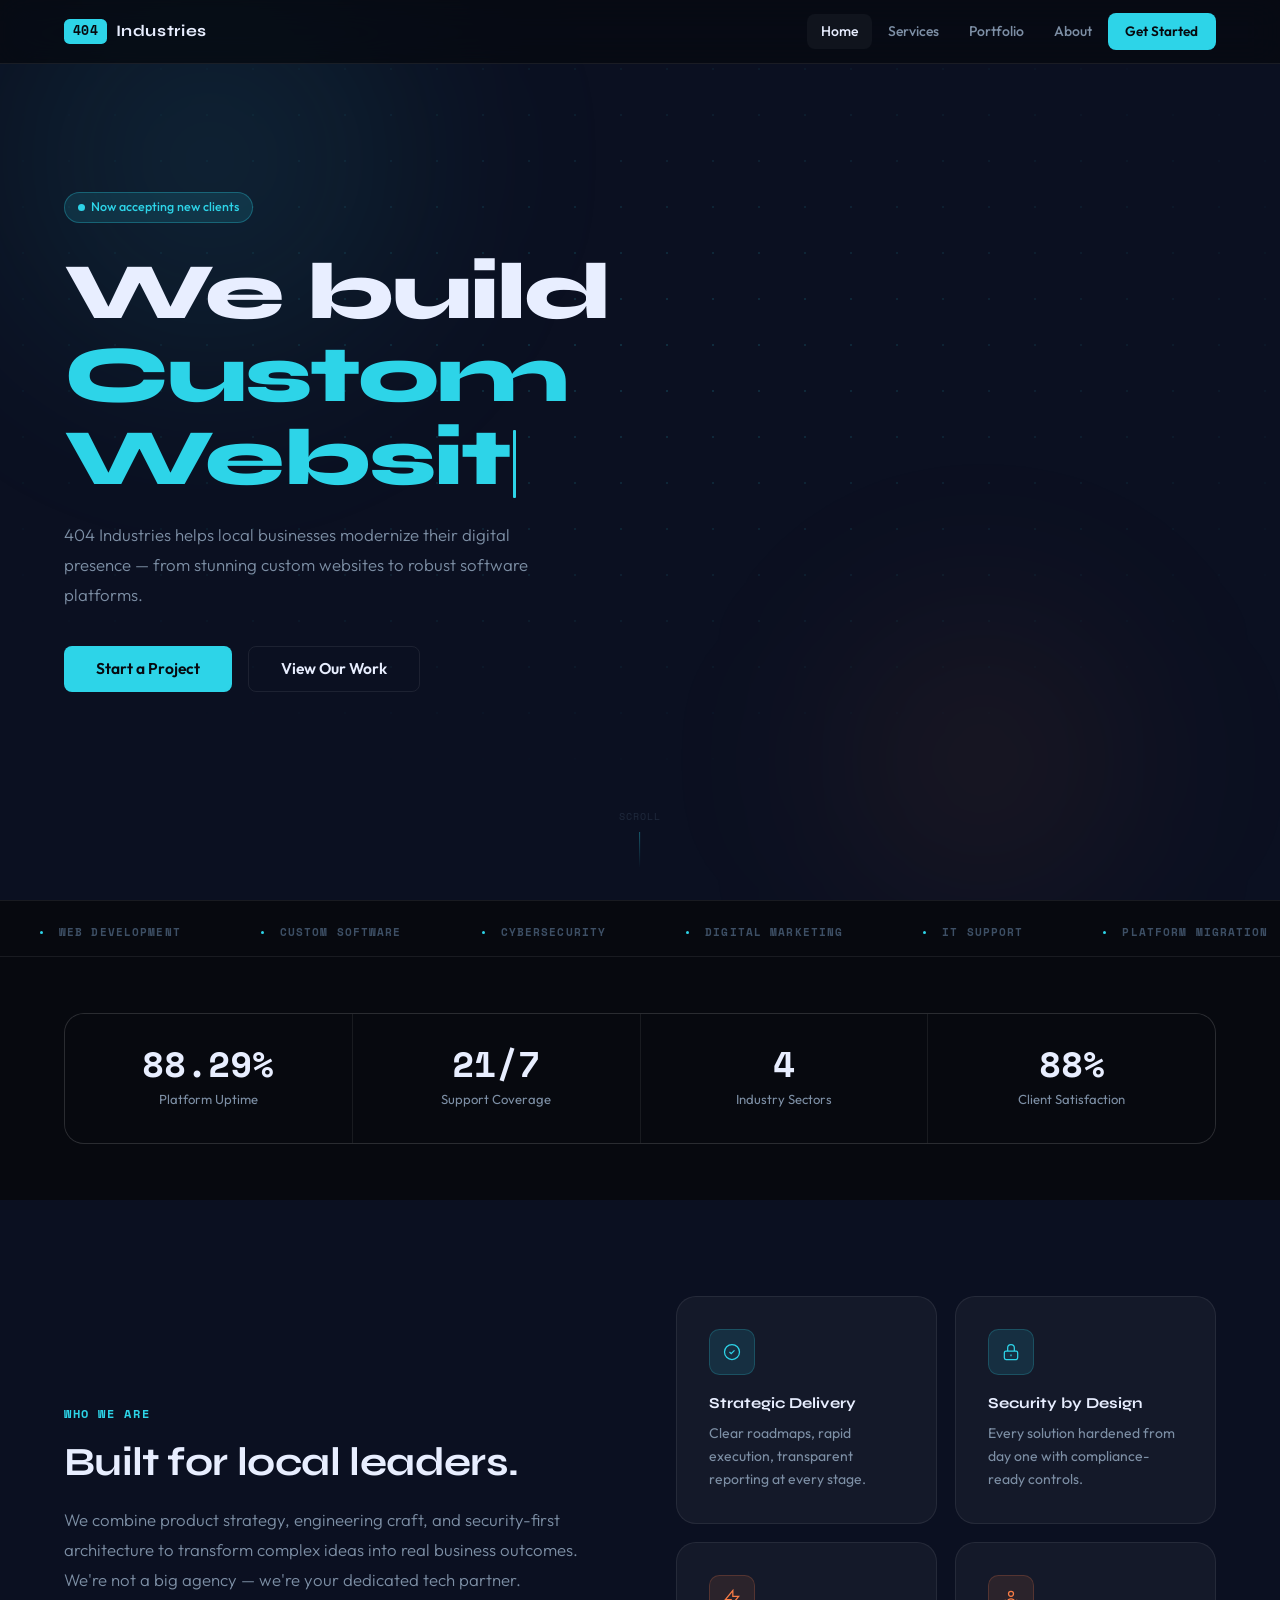
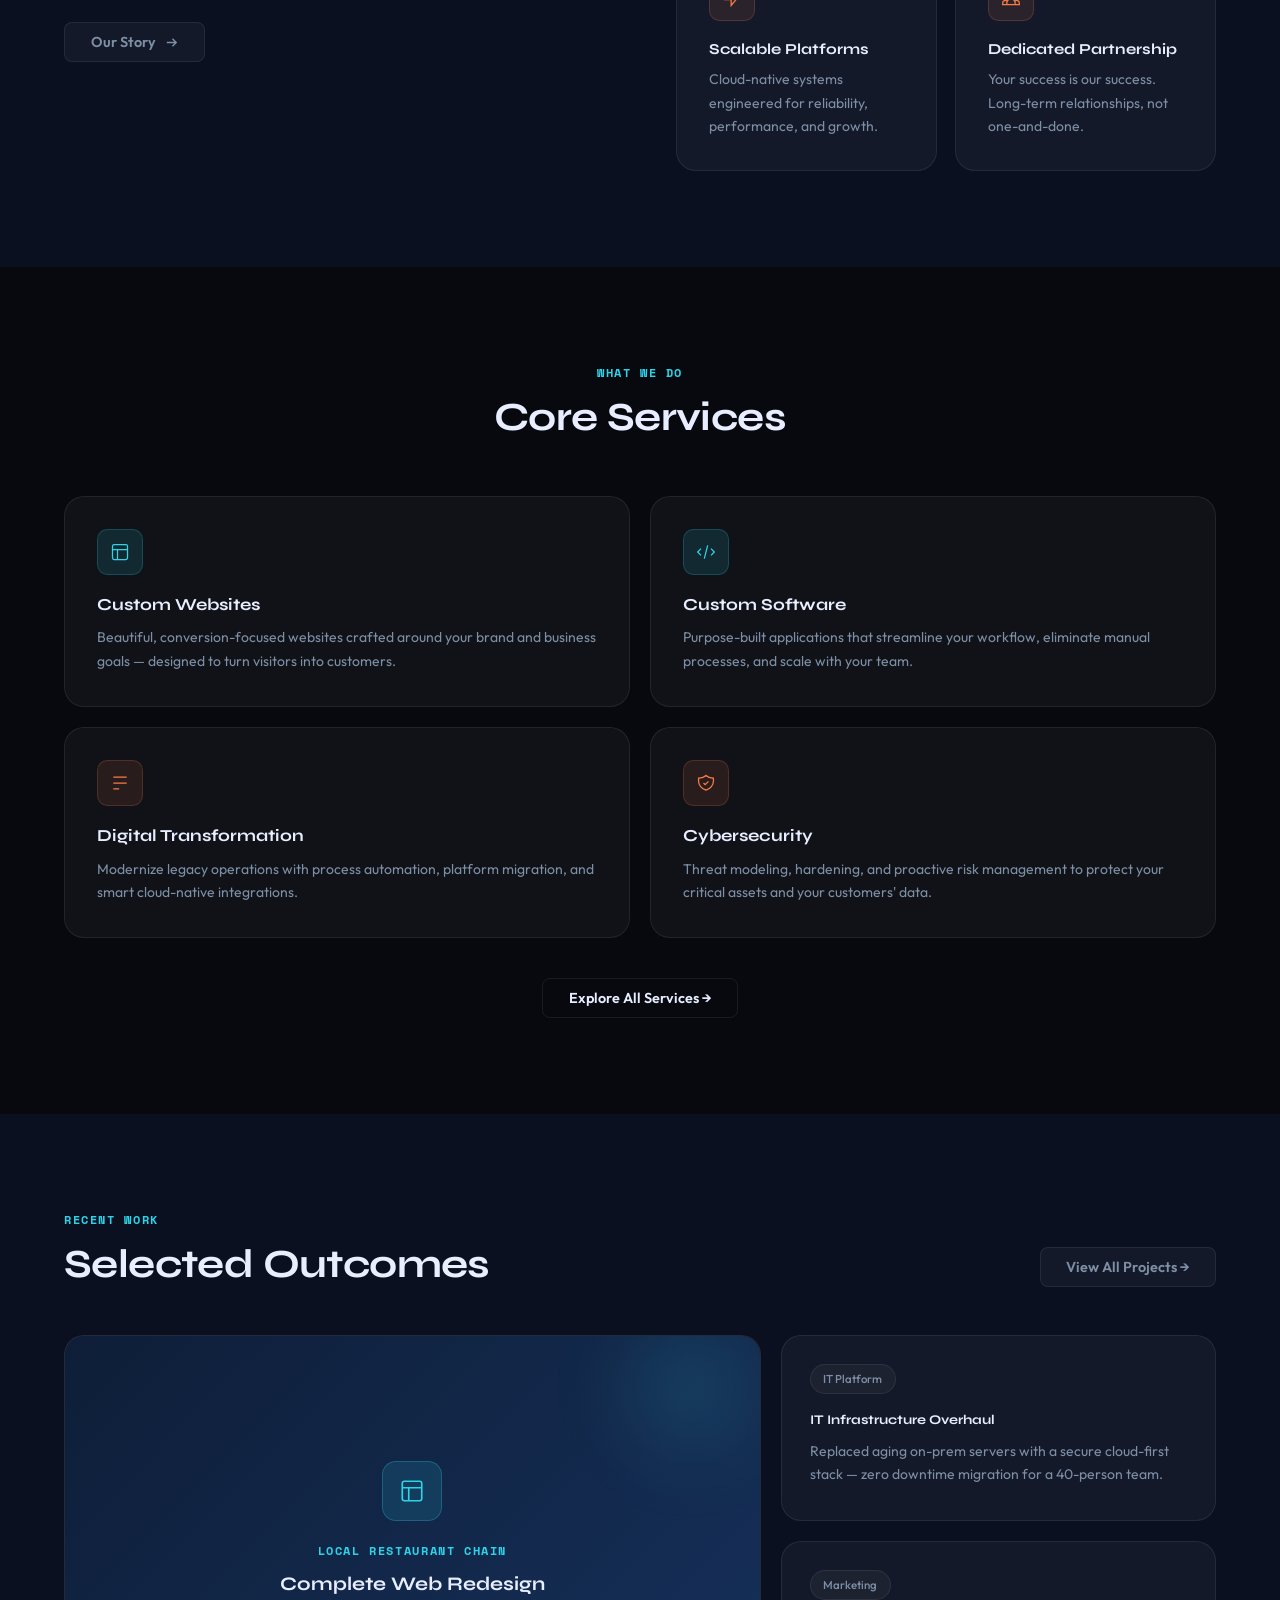
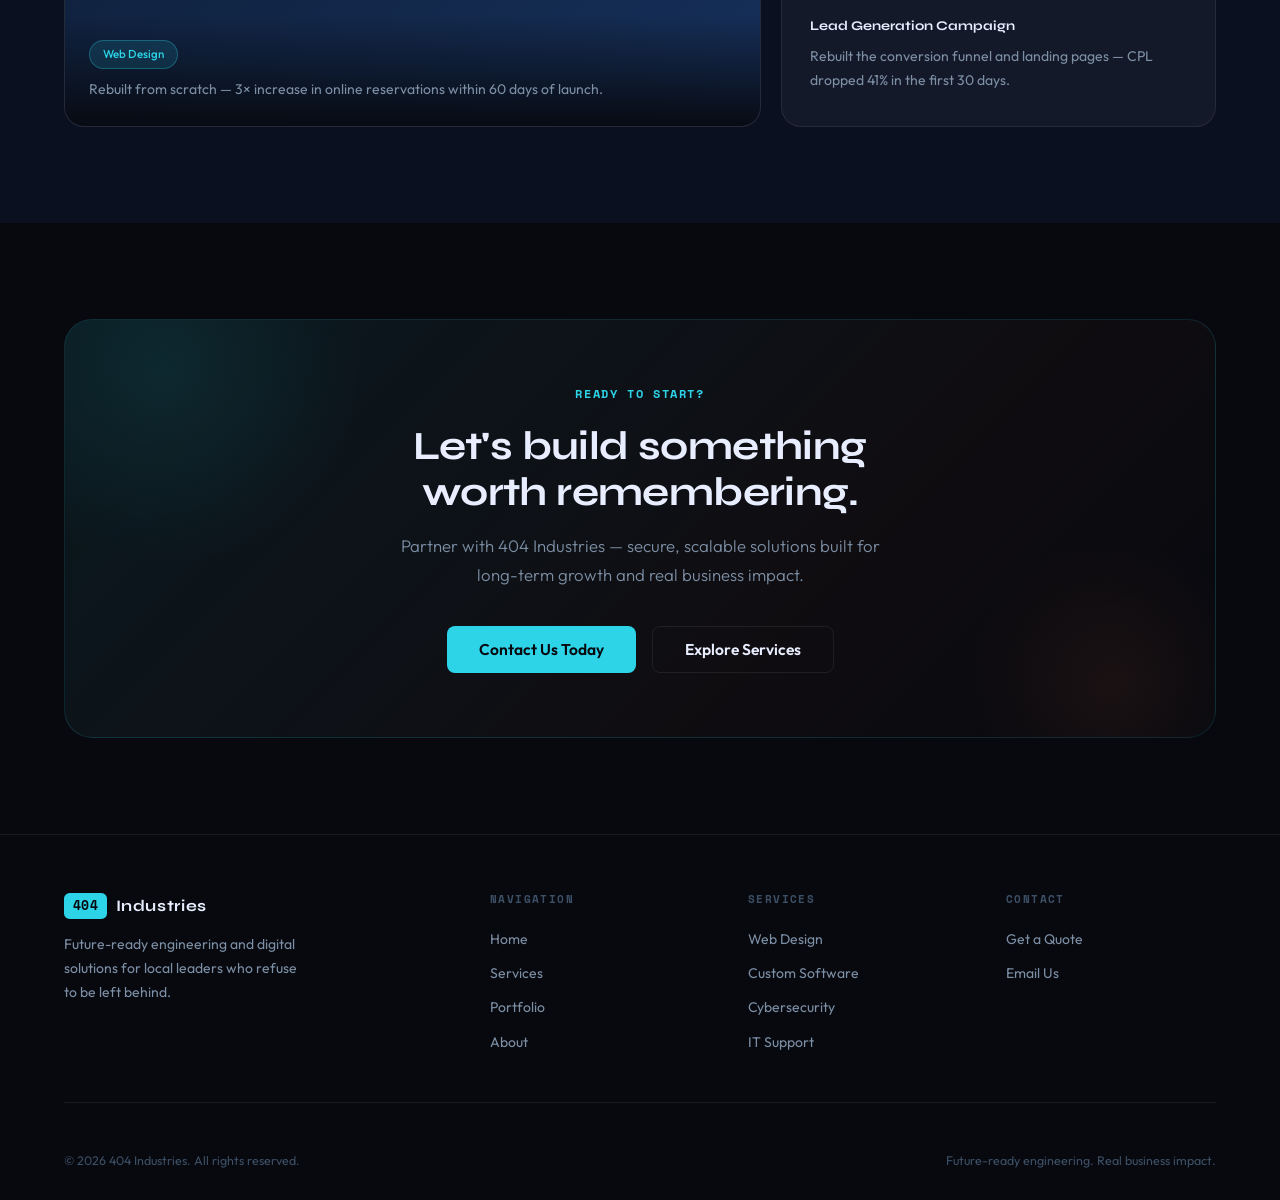
<file: index.html>
<!DOCTYPE html>
<!--
  ╔══════════════════════════════════════════════════════════════╗
  ║  404 INDUSTRIES · Digital Craftsmanship                     ║
  ║  Built by: 404 Industries Development Team                  ║
  ║  Stack: HTML5 · CSS3 · Vanilla JS                           ║
  ║  "We find what others miss."                                ║
  ╚══════════════════════════════════════════════════════════════╝
-->
<html lang="en">
<head>
  <meta charset="UTF-8">
  <meta name="viewport" content="width=device-width, initial-scale=1.0">
  <title>404 Industries | Future-Ready Websites &amp; Digital Solutions</title>
  <meta name="description" content="404 Industries builds custom websites, secure platforms, and digital solutions for local businesses that refuse to be left behind.">
  <link rel="preconnect" href="https://fonts.googleapis.com">
  <link rel="preconnect" href="https://fonts.gstatic.com" crossorigin>
  <link href="https://fonts.googleapis.com/css2?family=Syne:wght@700;800&family=Outfit:wght@300;400;500;600&family=Space+Mono:wght@400;700&display=swap" rel="stylesheet">
  <link rel="stylesheet" href="styles.css">
</head>
<body>

  <div id="scroll-progress"></div>

  <!-- ─── Navigation ─────────────────────────────────────────── -->
  <nav class="site-nav" aria-label="Main navigation">
    <div class="nav-inner">
      <a class="nav-brand" href="index.html" aria-label="404 Industries home">
        <span class="brand-badge">404</span>
        <span class="brand-name">Industries</span>
      </a>
      <ul class="nav-links" role="list">
        <li><a href="index.html" class="active">Home</a></li>
        <li><a href="services.html">Services</a></li>
        <li><a href="portfolio.html">Portfolio</a></li>
        <li><a href="about.html">About</a></li>
        <li><a href="contact.html" class="nav-cta">Get Started</a></li>
      </ul>
      <button class="hamburger" aria-label="Toggle navigation" aria-expanded="false">
        <span></span><span></span><span></span>
      </button>
    </div>
  </nav>

  <nav class="mobile-menu" aria-label="Mobile navigation">
    <a href="index.html">Home <span>&#8594;</span></a>
    <a href="services.html">Services <span>&#8594;</span></a>
    <a href="portfolio.html">Portfolio <span>&#8594;</span></a>
    <a href="about.html">About <span>&#8594;</span></a>
    <a href="contact.html">Get Started &#8594;</a>
  </nav>

  <!-- ─── Hero ───────────────────────────────────────────────── -->
  <header class="hero-wrap">
    <div class="hero-bg-grid" aria-hidden="true"></div>
    <div class="hero-orb hero-orb-1" aria-hidden="true"></div>
    <div class="hero-orb hero-orb-2" aria-hidden="true"></div>

    <div class="container hero-content">
      <div style="max-width:680px;">

        <div class="reveal" style="margin-bottom:1.75rem;">
          <span class="pill pill--cyan">
            <svg width="7" height="7" viewBox="0 0 8 8" fill="currentColor" aria-hidden="true"><circle cx="4" cy="4" r="4"/></svg>
            Now accepting new clients
          </span>
        </div>

        <h1 class="display-xl reveal" data-delay="80" style="margin-bottom:1.25rem;">
          We build<br>
          <span class="text-cyan" id="typewriter" data-words="Custom Websites,Secure Platforms,Digital Growth,Smart Systems,Local Solutions">Custom Websites</span><span class="tw-cursor" aria-hidden="true"></span>
        </h1>

        <p class="body-lg reveal" data-delay="160" style="max-width:500px;margin-bottom:2.25rem;">
          404 Industries helps local businesses modernize their digital presence — from stunning custom websites to robust software platforms.
        </p>

        <div class="reveal" data-delay="240" style="display:flex;gap:1rem;flex-wrap:wrap;">
          <a href="contact.html" class="btn btn--primary btn--lg">Start a Project</a>
          <a href="portfolio.html" class="btn btn--outline btn--lg">View Our Work</a>
        </div>

      </div>
    </div>

    <div class="scroll-cue" aria-hidden="true">
      <span class="scroll-cue-label">Scroll</span>
      <div class="scroll-cue-line"></div>
    </div>
  </header>

  <!-- ─── Ticker ─────────────────────────────────────────────── -->
  <div class="ticker-wrap" aria-hidden="true">
    <div class="ticker-track">
      <span class="ticker-item"><span class="ticker-dot"></span>Web Development</span>
      <span class="ticker-item"><span class="ticker-dot"></span>Custom Software</span>
      <span class="ticker-item"><span class="ticker-dot"></span>Cybersecurity</span>
      <span class="ticker-item"><span class="ticker-dot"></span>Digital Marketing</span>
      <span class="ticker-item"><span class="ticker-dot"></span>IT Support</span>
      <span class="ticker-item"><span class="ticker-dot"></span>Platform Migration</span>
      <span class="ticker-item"><span class="ticker-dot"></span>Business Solutions</span>
      <span class="ticker-item"><span class="ticker-dot"></span>Cloud Architecture</span>
      <!-- Duplicate for seamless loop -->
      <span class="ticker-item"><span class="ticker-dot"></span>Web Development</span>
      <span class="ticker-item"><span class="ticker-dot"></span>Custom Software</span>
      <span class="ticker-item"><span class="ticker-dot"></span>Cybersecurity</span>
      <span class="ticker-item"><span class="ticker-dot"></span>Digital Marketing</span>
      <span class="ticker-item"><span class="ticker-dot"></span>IT Support</span>
      <span class="ticker-item"><span class="ticker-dot"></span>Platform Migration</span>
      <span class="ticker-item"><span class="ticker-dot"></span>Business Solutions</span>
      <span class="ticker-item"><span class="ticker-dot"></span>Cloud Architecture</span>
    </div>
  </div>

  <!-- ─── Stats ──────────────────────────────────────────────── -->
  <section class="section--sm section--alt">
    <div class="container">
      <div class="stat-grid">
        <div class="stat-cell reveal">
          <span class="stat-num" data-count="99.98" data-suffix="%" data-decimals="2">—</span>
          <span class="stat-lbl">Platform Uptime</span>
        </div>
        <div class="stat-cell reveal" data-delay="100">
          <span class="stat-num" data-count="24" data-suffix="/7">—</span>
          <span class="stat-lbl">Support Coverage</span>
        </div>
        <div class="stat-cell reveal" data-delay="200">
          <span class="stat-num" data-count="5">—</span>
          <span class="stat-lbl">Industry Sectors</span>
        </div>
        <div class="stat-cell reveal" data-delay="300">
          <span class="stat-num" data-count="100" data-suffix="%">—</span>
          <span class="stat-lbl">Client Satisfaction</span>
        </div>
      </div>
    </div>
  </section>

  <!-- ─── About Teaser ───────────────────────────────────────── -->
  <section class="section">
    <div class="container">
      <div style="display:grid;grid-template-columns:1fr 1fr;gap:4.5rem;align-items:center;">

        <div>
          <span class="overline reveal" style="margin-bottom:1rem;">Who We Are</span>
          <h2 class="display-md reveal" data-delay="80" style="margin-bottom:1.25rem;">Built for local leaders.</h2>
          <p class="body-lg reveal" data-delay="150" style="margin-bottom:1.75rem;">
            We combine product strategy, engineering craft, and security-first architecture to transform complex ideas into real business outcomes. We're not a big agency — we're your dedicated tech partner.
          </p>
          <a href="about.html" class="btn btn--ghost reveal" data-delay="200">
            Our Story
            <svg viewBox="0 0 16 16" fill="none" stroke="currentColor" stroke-width="1.5" aria-hidden="true"><path d="M3 8h10M9 4l4 4-4 4"/></svg>
          </a>
        </div>

        <div style="display:grid;grid-template-columns:1fr 1fr;gap:1.1rem;">

          <div class="card glow-card p-5 reveal" data-delay="100">
            <div class="icon-box icon-box--cyan">
              <svg viewBox="0 0 24 24" fill="none" stroke="currentColor" stroke-width="1.5" aria-hidden="true"><path d="M9 12l2 2 4-4m6 2a9 9 0 11-18 0 9 9 0 0118 0z"/></svg>
            </div>
            <h6 style="font-family:var(--f-display);font-size:0.95rem;font-weight:700;margin-bottom:0.4rem;">Strategic Delivery</h6>
            <p class="body-sm">Clear roadmaps, rapid execution, transparent reporting at every stage.</p>
          </div>

          <div class="card glow-card p-5 reveal" data-delay="180">
            <div class="icon-box icon-box--cyan">
              <svg viewBox="0 0 24 24" fill="none" stroke="currentColor" stroke-width="1.5" aria-hidden="true"><path d="M12 15v2m-6 4h12a2 2 0 002-2v-6a2 2 0 00-2-2H6a2 2 0 00-2 2v6a2 2 0 002 2zm10-10V7a4 4 0 00-8 0v4h8z"/></svg>
            </div>
            <h6 style="font-family:var(--f-display);font-size:0.95rem;font-weight:700;margin-bottom:0.4rem;">Security by Design</h6>
            <p class="body-sm">Every solution hardened from day one with compliance-ready controls.</p>
          </div>

          <div class="card glow-card p-5 reveal" data-delay="260">
            <div class="icon-box icon-box--orange">
              <svg viewBox="0 0 24 24" fill="none" stroke="currentColor" stroke-width="1.5" aria-hidden="true"><path d="M13 10V3L4 14h7v7l9-11h-7z"/></svg>
            </div>
            <h6 style="font-family:var(--f-display);font-size:0.95rem;font-weight:700;margin-bottom:0.4rem;">Scalable Platforms</h6>
            <p class="body-sm">Cloud-native systems engineered for reliability, performance, and growth.</p>
          </div>

          <div class="card glow-card p-5 reveal" data-delay="340">
            <div class="icon-box icon-box--orange">
              <svg viewBox="0 0 24 24" fill="none" stroke="currentColor" stroke-width="1.5" aria-hidden="true"><path d="M17 20h5v-2a3 3 0 00-5.356-1.857M17 20H7m10 0v-2c0-.656-.126-1.283-.356-1.857M7 20H2v-2a3 3 0 015.356-1.857M7 20v-2c0-.656.126-1.283.356-1.857m0 0a5.002 5.002 0 019.288 0M15 7a3 3 0 11-6 0 3 3 0 016 0z"/></svg>
            </div>
            <h6 style="font-family:var(--f-display);font-size:0.95rem;font-weight:700;margin-bottom:0.4rem;">Dedicated Partnership</h6>
            <p class="body-sm">Your success is our success. Long-term relationships, not one-and-done.</p>
          </div>

        </div>
      </div>
    </div>
  </section>

  <!-- ─── Services Preview ────────────────────────────────────── -->
  <section class="section section--alt">
    <div class="container">

      <div style="text-align:center;margin-bottom:3.5rem;">
        <span class="overline reveal" style="margin-bottom:0.75rem;">What We Do</span>
        <h2 class="display-md reveal" data-delay="80">Core Services</h2>
      </div>

      <div class="svc-grid">

        <div class="card glow-card svc-card reveal">
          <div class="icon-box icon-box--cyan">
            <svg viewBox="0 0 24 24" fill="none" stroke="currentColor" stroke-width="1.5" aria-hidden="true"><rect x="3" y="3" width="18" height="18" rx="2"/><path d="M3 9h18M9 21V9"/></svg>
          </div>
          <h5>Custom Websites</h5>
          <p>Beautiful, conversion-focused websites crafted around your brand and business goals — designed to turn visitors into customers.</p>
        </div>

        <div class="card glow-card svc-card reveal" data-delay="100">
          <div class="icon-box icon-box--cyan">
            <svg viewBox="0 0 24 24" fill="none" stroke="currentColor" stroke-width="1.5" aria-hidden="true"><path d="M10 20l4-16m4 4l4 4-4 4M6 16l-4-4 4-4"/></svg>
          </div>
          <h5>Custom Software</h5>
          <p>Purpose-built applications that streamline your workflow, eliminate manual processes, and scale with your team.</p>
        </div>

        <div class="card glow-card svc-card reveal" data-delay="150">
          <div class="icon-box icon-box--orange">
            <svg viewBox="0 0 24 24" fill="none" stroke="currentColor" stroke-width="1.5" aria-hidden="true"><path d="M4 5h16M4 12h16M4 19h7"/></svg>
          </div>
          <h5>Digital Transformation</h5>
          <p>Modernize legacy operations with process automation, platform migration, and smart cloud-native integrations.</p>
        </div>

        <div class="card glow-card svc-card reveal" data-delay="200">
          <div class="icon-box icon-box--orange">
            <svg viewBox="0 0 24 24" fill="none" stroke="currentColor" stroke-width="1.5" aria-hidden="true"><path d="M9 12l2 2 4-4m5.618-4.016A11.955 11.955 0 0112 2.944a11.955 11.955 0 01-8.618 3.04A12.02 12.02 0 003 9c0 5.591 3.824 10.29 9 11.622 5.176-1.332 9-6.03 9-11.622 0-1.042-.133-2.052-.382-3.016z"/></svg>
          </div>
          <h5>Cybersecurity</h5>
          <p>Threat modeling, hardening, and proactive risk management to protect your critical assets and your customers' data.</p>
        </div>

      </div>

      <div style="text-align:center;margin-top:2.5rem;" class="reveal">
        <a href="services.html" class="btn btn--outline">Explore All Services &#8594;</a>
      </div>

    </div>
  </section>

  <!-- ─── Featured Work ───────────────────────────────────────── -->
  <section class="section">
    <div class="container">

      <div style="display:flex;align-items:flex-end;justify-content:space-between;margin-bottom:3rem;flex-wrap:wrap;gap:1rem;">
        <div>
          <span class="overline reveal" style="margin-bottom:0.75rem;">Recent Work</span>
          <h2 class="display-md reveal" data-delay="80">Selected Outcomes</h2>
        </div>
        <a href="portfolio.html" class="btn btn--ghost reveal">View All Projects &#8594;</a>
      </div>

      <div style="display:grid;grid-template-columns:1.6fr 1fr;gap:1.25rem;">

        <!-- Featured card -->
        <div class="card glow-card reveal" style="overflow:hidden;aspect-ratio:16/9;position:relative;">
          <div style="width:100%;height:100%;background:linear-gradient(135deg,#0e1e38,#16305a);display:flex;align-items:center;justify-content:center;">
            <div style="text-align:center;padding:2rem;position:relative;z-index:1;">
              <div style="width:60px;height:60px;border-radius:var(--r-md);background:var(--cyan-dim);border:1px solid rgba(45,212,232,0.25);display:flex;align-items:center;justify-content:center;color:var(--cyan);margin:0 auto 1.25rem;">
                <svg width="26" height="26" viewBox="0 0 24 24" fill="none" stroke="currentColor" stroke-width="1.5" aria-hidden="true"><rect x="3" y="3" width="18" height="18" rx="2"/><path d="M3 9h18M9 21V9"/></svg>
              </div>
              <span class="overline" style="color:var(--cyan);">Local Restaurant Chain</span>
              <h4 style="font-family:var(--f-display);font-size:1.2rem;margin-top:0.5rem;color:var(--t1);">Complete Web Redesign</h4>
            </div>
            <!-- decorative orb -->
            <div style="position:absolute;width:200px;height:200px;background:radial-gradient(circle,rgba(45,212,232,0.15),transparent 70%);top:-50px;right:-30px;border-radius:50%;filter:blur(30px);pointer-events:none;"></div>
          </div>
          <div style="position:absolute;bottom:0;left:0;right:0;padding:1.5rem;background:linear-gradient(to top,rgba(7,9,15,0.95),transparent);">
            <span class="pill pill--cyan" style="margin-bottom:0.6rem;font-size:0.72rem;">Web Design</span>
            <p class="body-sm">Rebuilt from scratch — 3&#215; increase in online reservations within 60 days of launch.</p>
          </div>
        </div>

        <!-- Side cards -->
        <div style="display:flex;flex-direction:column;gap:1.25rem;">
          <div class="card glow-card reveal" data-delay="100" style="padding:1.75rem;flex:1;">
            <span class="pill" style="font-size:0.72rem;margin-bottom:1rem;">IT Platform</span>
            <h5 style="font-family:var(--f-display);margin-bottom:0.5rem;">IT Infrastructure Overhaul</h5>
            <p class="body-sm">Replaced aging on-prem servers with a secure cloud-first stack — zero downtime migration for a 40-person team.</p>
          </div>
          <div class="card glow-card reveal" data-delay="200" style="padding:1.75rem;flex:1;">
            <span class="pill" style="font-size:0.72rem;margin-bottom:1rem;">Marketing</span>
            <h5 style="font-family:var(--f-display);margin-bottom:0.5rem;">Lead Generation Campaign</h5>
            <p class="body-sm">Rebuilt the conversion funnel and landing pages — CPL dropped 41% in the first 30 days.</p>
          </div>
        </div>

      </div>
    </div>
  </section>

  <!-- ─── CTA ─────────────────────────────────────────────────── -->
  <section class="section section--alt">
    <div class="container">
      <div class="cta-box reveal" style="position:relative;z-index:0;">
        <span class="overline" style="margin-bottom:1.25rem;">Ready to Start?</span>
        <h2 class="display-md" style="margin-bottom:1rem;">Let's build something<br>worth remembering.</h2>
        <p class="body-lg" style="max-width:480px;margin:0 auto 2.25rem;">Partner with 404 Industries — secure, scalable solutions built for long-term growth and real business impact.</p>
        <div style="display:flex;gap:1rem;justify-content:center;flex-wrap:wrap;position:relative;z-index:1;">
          <a href="contact.html" class="btn btn--primary btn--lg">Contact Us Today</a>
          <a href="services.html" class="btn btn--outline btn--lg">Explore Services</a>
        </div>
      </div>
    </div>
  </section>

  <!-- ─── Footer ──────────────────────────────────────────────── -->
  <footer class="site-footer">
    <div class="container">
      <div class="footer-grid">

        <div>
          <a class="nav-brand" href="index.html" aria-label="404 Industries home">
            <span class="brand-badge">404</span>
            <span class="brand-name">Industries</span>
          </a>
          <p class="footer-desc">Future-ready engineering and digital solutions for local leaders who refuse to be left behind.</p>
        </div>

        <div>
          <span class="footer-head">Navigation</span>
          <ul class="footer-links">
            <li><a href="index.html">Home</a></li>
            <li><a href="services.html">Services</a></li>
            <li><a href="portfolio.html">Portfolio</a></li>
            <li><a href="about.html">About</a></li>
          </ul>
        </div>

        <div>
          <span class="footer-head">Services</span>
          <ul class="footer-links">
            <li><a href="services.html">Web Design</a></li>
            <li><a href="services.html">Custom Software</a></li>
            <li><a href="services.html">Cybersecurity</a></li>
            <li><a href="services.html">IT Support</a></li>
          </ul>
        </div>

        <div>
          <span class="footer-head">Contact</span>
          <ul class="footer-links">
            <li><a href="contact.html">Get a Quote</a></li>
            <li><a href="mailto:404industries@pleasebeimpressed.art">Email Us</a></li>
          </ul>
        </div>

      </div>

      <div class="footer-bar">
        <p>&#169; <span class="year"></span> 404 Industries. All rights reserved.</p>
        <p>Future-ready engineering. Real business impact.</p>
      </div>
    </div>
  </footer>

  <script src="script.js"></script>
</body>
</html>
</file>
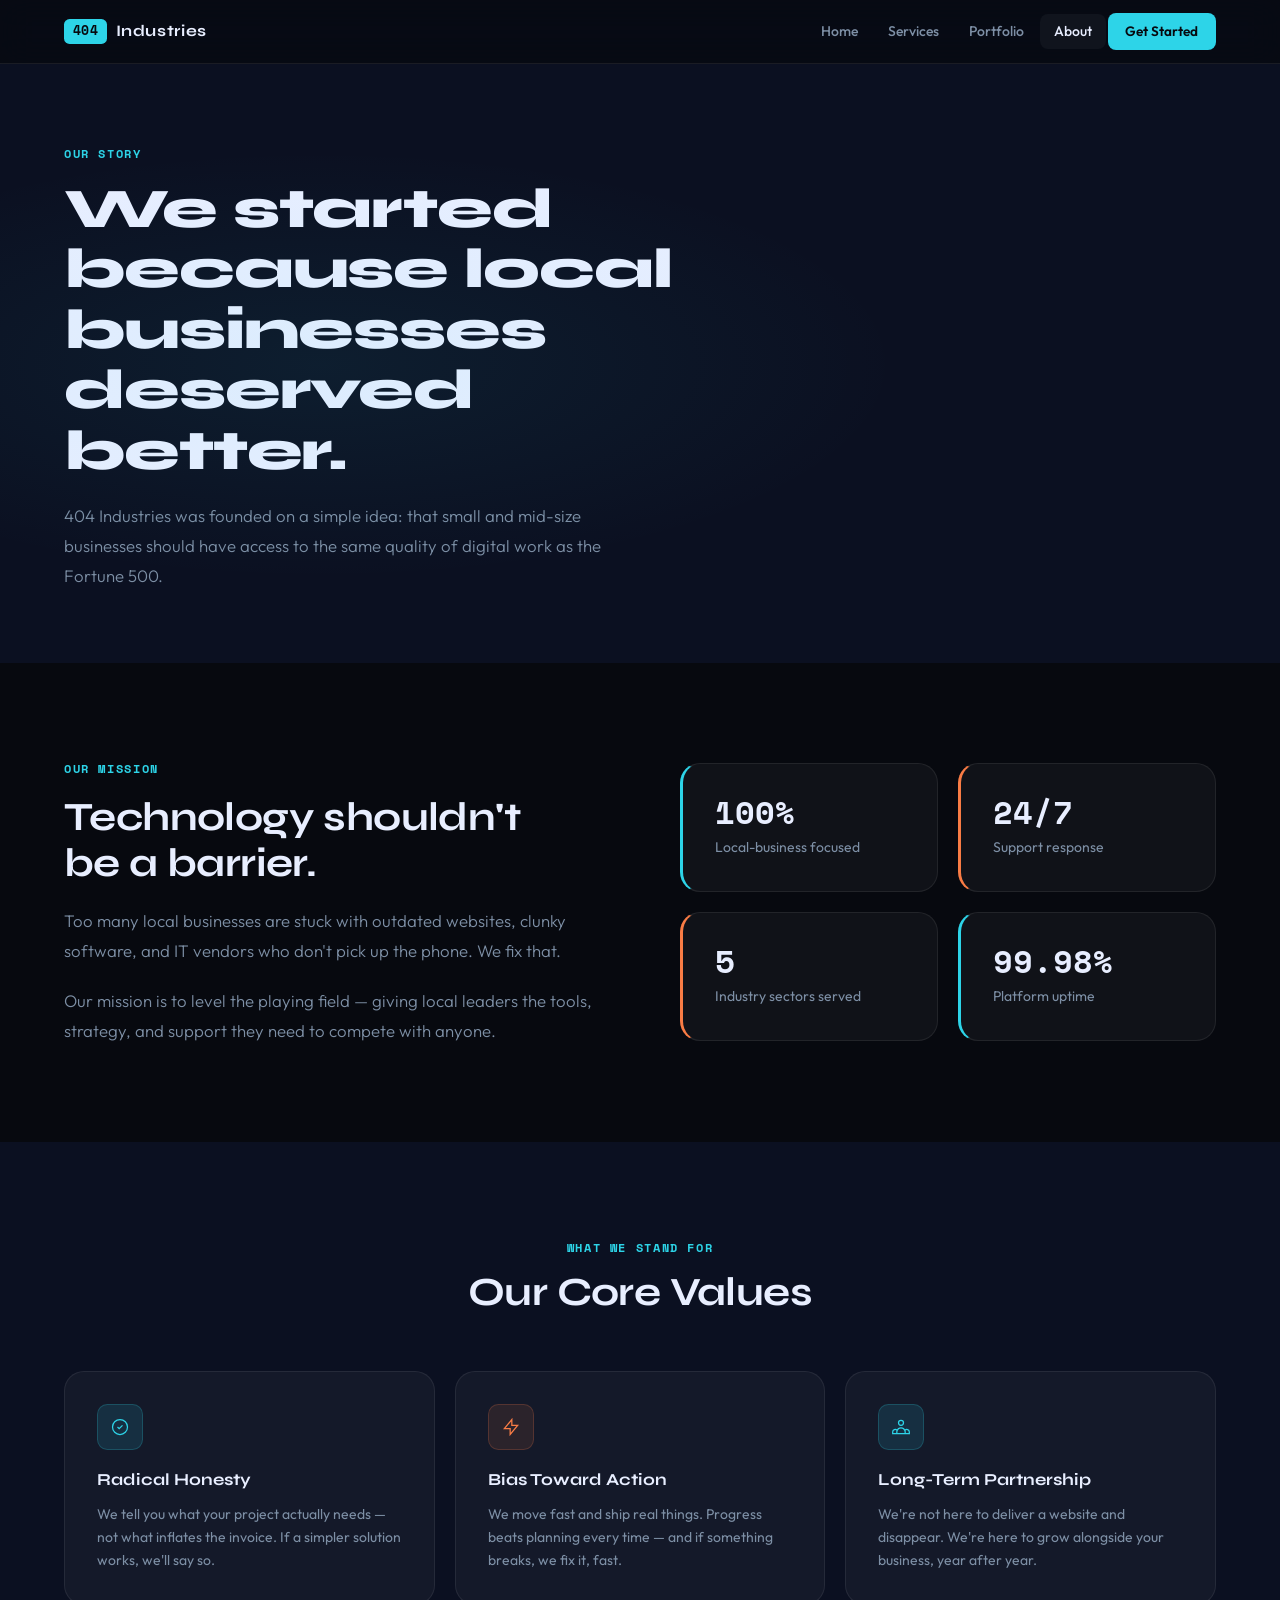
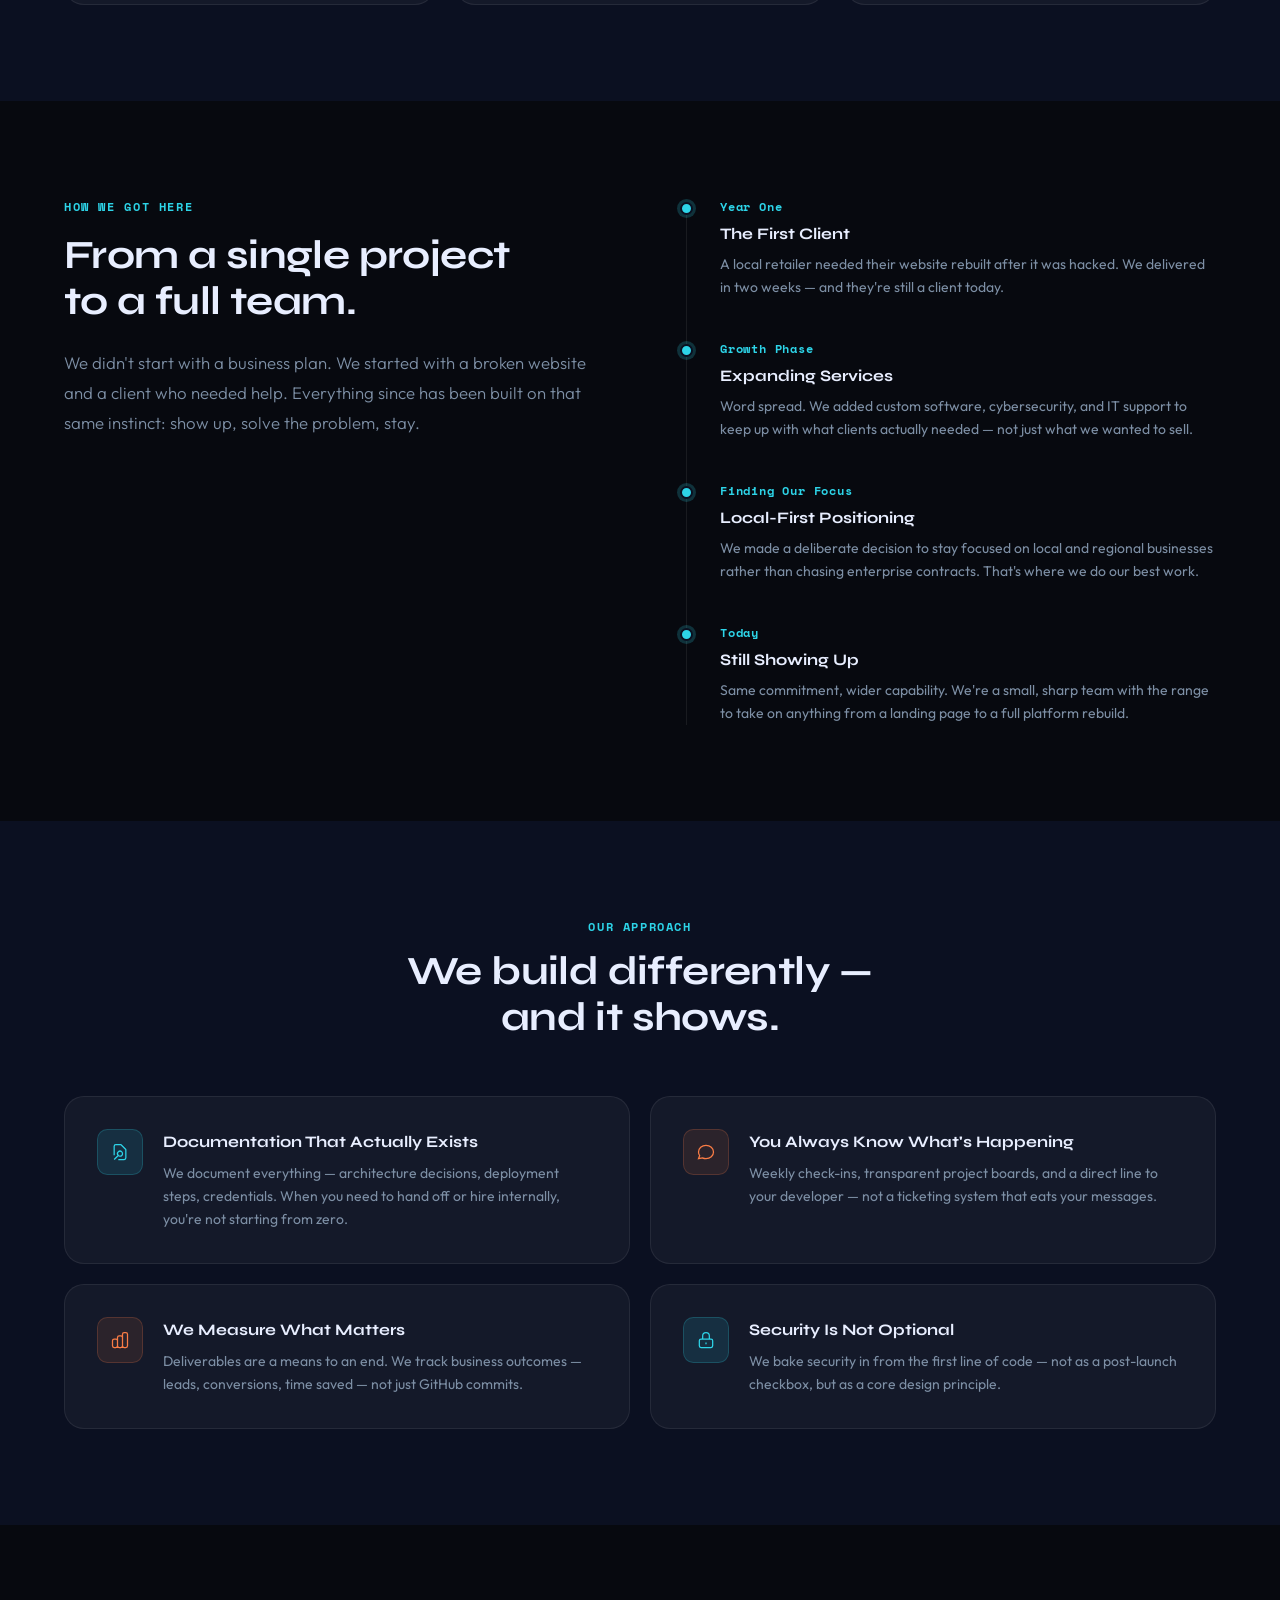
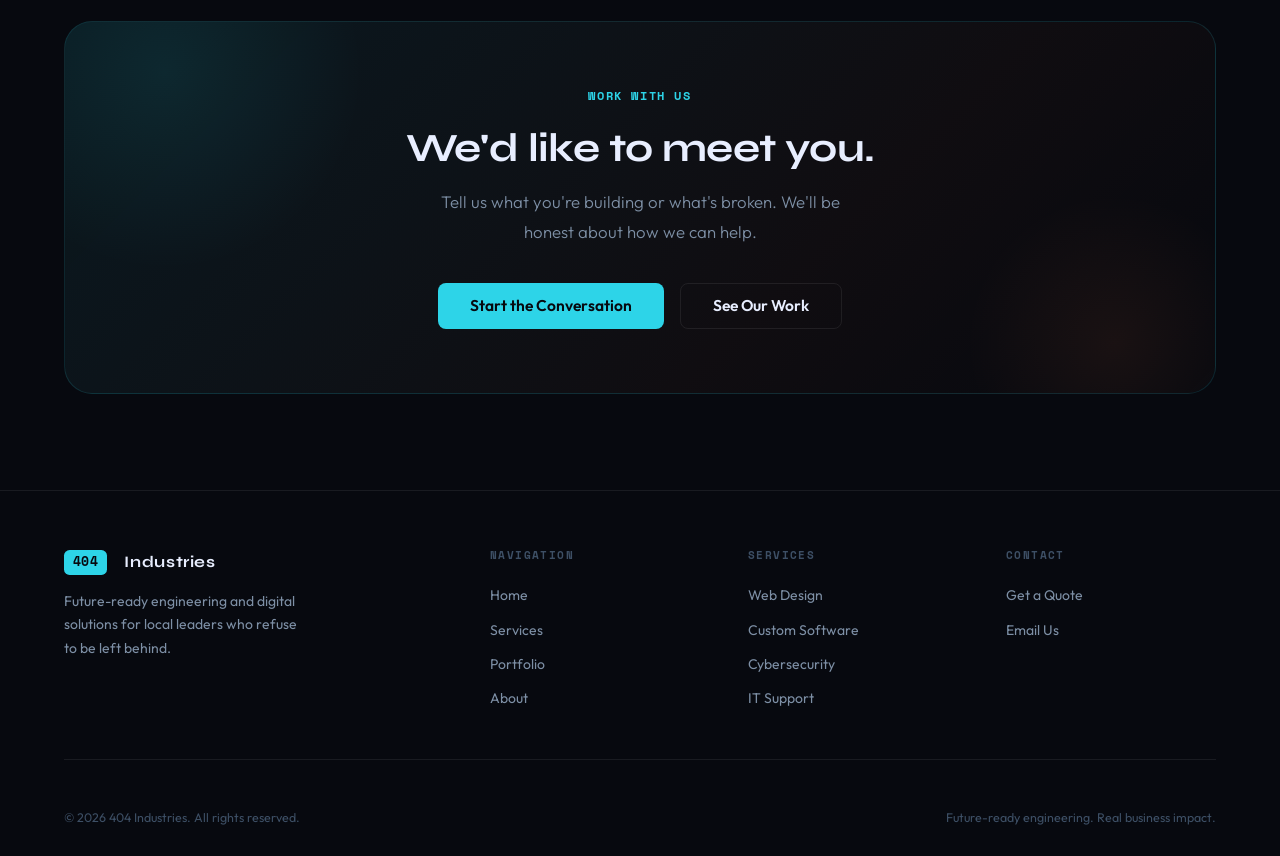
<file: about.html>
<!DOCTYPE html>
<!--
  ╔══════════════════════════════════════════════════════════════╗
  ║  404 INDUSTRIES · about.html                                ║
  ║  Built by: 404 Industries Development Team                  ║
  ║  Stack: HTML5 · CSS3 · Vanilla JS                           ║
  ║  "We find what others miss."                                ║
  ╚══════════════════════════════════════════════════════════════╝
-->
<html lang="en">
<head>
  <meta charset="UTF-8">
  <meta name="viewport" content="width=device-width, initial-scale=1.0">
  <title>About | 404 Industries</title>
  <meta name="description" content="Learn about 404 Industries — who we are, what we believe, and why we started.">
  <link rel="preconnect" href="https://fonts.googleapis.com">
  <link rel="preconnect" href="https://fonts.gstatic.com" crossorigin>
  <link href="https://fonts.googleapis.com/css2?family=Syne:wght@700;800&family=Outfit:wght@300;400;500;600&family=Space+Mono:wght@400;700&display=swap" rel="stylesheet">
  <link rel="stylesheet" href="styles.css">
</head>
<body>

  <div id="scroll-progress"></div>

  <!-- ─── Navigation ─────────────────────────────────────────── -->
  <nav class="site-nav" aria-label="Main navigation">
    <div class="nav-inner">
      <a class="nav-brand" href="index.html" aria-label="404 Industries home">
        <span class="brand-badge">404</span>
        <span class="brand-name">Industries</span>
      </a>
      <ul class="nav-links" role="list">
        <li><a href="index.html">Home</a></li>
        <li><a href="services.html">Services</a></li>
        <li><a href="portfolio.html">Portfolio</a></li>
        <li><a href="about.html" class="active">About</a></li>
        <li><a href="contact.html" class="nav-cta">Get Started</a></li>
      </ul>
      <button class="hamburger" aria-label="Toggle navigation" aria-expanded="false">
        <span></span><span></span><span></span>
      </button>
    </div>
  </nav>

  <nav class="mobile-menu" aria-label="Mobile navigation">
    <a href="index.html">Home <span>&#8594;</span></a>
    <a href="services.html">Services <span>&#8594;</span></a>
    <a href="portfolio.html">Portfolio <span>&#8594;</span></a>
    <a href="about.html">About <span>&#8594;</span></a>
    <a href="contact.html">Get Started &#8594;</a>
  </nav>

  <!-- ─── Page Hero ──────────────────────────────────────────── -->
  <section class="pg-hero">
    <div class="container">
      <span class="overline reveal" style="margin-bottom:1rem;">Our Story</span>
      <h1 class="display-lg reveal" data-delay="80" style="margin-bottom:1.25rem;max-width:640px;">
        We started because local businesses deserved better.
      </h1>
      <p class="body-lg reveal" data-delay="160" style="max-width:540px;">
        404 Industries was founded on a simple idea: that small and mid-size businesses should have access to the same quality of digital work as the Fortune 500.
      </p>
    </div>
  </section>

  <!-- ─── Mission ────────────────────────────────────────────── -->
  <section class="section section--alt">
    <div class="container">
      <div style="display:grid;grid-template-columns:1fr 1fr;gap:5rem;align-items:center;">

        <div>
          <span class="overline reveal" style="margin-bottom:1rem;">Our Mission</span>
          <h2 class="display-md reveal" data-delay="80" style="margin-bottom:1.25rem;">Technology shouldn't<br>be a barrier.</h2>
          <p class="body-lg reveal" data-delay="150" style="margin-bottom:1.25rem;">
            Too many local businesses are stuck with outdated websites, clunky software, and IT vendors who don't pick up the phone. We fix that.
          </p>
          <p class="body-lg reveal" data-delay="200">
            Our mission is to level the playing field — giving local leaders the tools, strategy, and support they need to compete with anyone.
          </p>
        </div>

        <!-- Mission stats -->
        <div style="display:grid;grid-template-columns:1fr 1fr;gap:1.25rem;" class="reveal" data-delay="100">

          <div class="card p-5" style="border-left:3px solid var(--cyan);">
            <p style="font-family:var(--f-mono);font-size:2rem;font-weight:700;color:var(--t1);line-height:1;" data-count="100" data-suffix="%">—</p>
            <p class="body-sm" style="margin-top:0.5rem;">Local-business focused</p>
          </div>

          <div class="card p-5" style="border-left:3px solid var(--orange);">
            <p style="font-family:var(--f-mono);font-size:2rem;font-weight:700;color:var(--t1);line-height:1;" data-count="24" data-suffix="/7">—</p>
            <p class="body-sm" style="margin-top:0.5rem;">Support response</p>
          </div>

          <div class="card p-5" style="border-left:3px solid var(--orange);">
            <p style="font-family:var(--f-mono);font-size:2rem;font-weight:700;color:var(--t1);line-height:1;" data-count="5">—</p>
            <p class="body-sm" style="margin-top:0.5rem;">Industry sectors served</p>
          </div>

          <div class="card p-5" style="border-left:3px solid var(--cyan);">
            <p style="font-family:var(--f-mono);font-size:2rem;font-weight:700;color:var(--t1);line-height:1;" data-count="99.98" data-suffix="%" data-decimals="2">—</p>
            <p class="body-sm" style="margin-top:0.5rem;">Platform uptime</p>
          </div>

        </div>
      </div>
    </div>
  </section>

  <!-- ─── Core Values ─────────────────────────────────────────── -->
  <section class="section">
    <div class="container">
      <div style="text-align:center;margin-bottom:3.5rem;">
        <span class="overline reveal" style="margin-bottom:0.75rem;">What We Stand For</span>
        <h2 class="display-md reveal" data-delay="80">Our Core Values</h2>
      </div>

      <div class="values-grid">

        <div class="card glow-card p-5 reveal">
          <div class="icon-box icon-box--cyan">
            <svg viewBox="0 0 24 24" fill="none" stroke="currentColor" stroke-width="1.5" aria-hidden="true"><path d="M9 12l2 2 4-4m6 2a9 9 0 11-18 0 9 9 0 0118 0z"/></svg>
          </div>
          <h5 style="font-family:var(--f-display);font-size:1.05rem;font-weight:700;margin-bottom:0.6rem;">Radical Honesty</h5>
          <p class="body-sm">We tell you what your project actually needs — not what inflates the invoice. If a simpler solution works, we'll say so.</p>
        </div>

        <div class="card glow-card p-5 reveal" data-delay="120">
          <div class="icon-box icon-box--orange">
            <svg viewBox="0 0 24 24" fill="none" stroke="currentColor" stroke-width="1.5" aria-hidden="true"><path d="M13 10V3L4 14h7v7l9-11h-7z"/></svg>
          </div>
          <h5 style="font-family:var(--f-display);font-size:1.05rem;font-weight:700;margin-bottom:0.6rem;">Bias Toward Action</h5>
          <p class="body-sm">We move fast and ship real things. Progress beats planning every time — and if something breaks, we fix it, fast.</p>
        </div>

        <div class="card glow-card p-5 reveal" data-delay="240">
          <div class="icon-box icon-box--cyan">
            <svg viewBox="0 0 24 24" fill="none" stroke="currentColor" stroke-width="1.5" aria-hidden="true"><path d="M17 20h5v-2a3 3 0 00-5.356-1.857M17 20H7m10 0v-2c0-.656-.126-1.283-.356-1.857M7 20H2v-2a3 3 0 015.356-1.857M7 20v-2c0-.656.126-1.283.356-1.857m0 0a5.002 5.002 0 019.288 0M15 7a3 3 0 11-6 0 3 3 0 016 0z"/></svg>
          </div>
          <h5 style="font-family:var(--f-display);font-size:1.05rem;font-weight:700;margin-bottom:0.6rem;">Long-Term Partnership</h5>
          <p class="body-sm">We're not here to deliver a website and disappear. We're here to grow alongside your business, year after year.</p>
        </div>

      </div>
    </div>
  </section>

  <!-- ─── Timeline ───────────────────────────────────────────── -->
  <section class="section section--alt">
    <div class="container">
      <div style="display:grid;grid-template-columns:1fr 1fr;gap:5rem;align-items:start;">

        <div>
          <span class="overline reveal" style="margin-bottom:1rem;">How We Got Here</span>
          <h2 class="display-md reveal" data-delay="80" style="margin-bottom:1.5rem;">From a single project<br>to a full team.</h2>
          <p class="body-lg reveal" data-delay="150">
            We didn't start with a business plan. We started with a broken website and a client who needed help. Everything since has been built on that same instinct: show up, solve the problem, stay.
          </p>
        </div>

        <div class="timeline reveal" data-delay="100">

          <div class="tl-item">
            <div class="tl-dot"></div>
            <p class="tl-year">Year One</p>
            <h4 class="tl-title">The First Client</h4>
            <p class="tl-body">A local retailer needed their website rebuilt after it was hacked. We delivered in two weeks — and they're still a client today.</p>
          </div>

          <div class="tl-item">
            <div class="tl-dot"></div>
            <p class="tl-year">Growth Phase</p>
            <h4 class="tl-title">Expanding Services</h4>
            <p class="tl-body">Word spread. We added custom software, cybersecurity, and IT support to keep up with what clients actually needed — not just what we wanted to sell.</p>
          </div>

          <div class="tl-item">
            <div class="tl-dot"></div>
            <p class="tl-year">Finding Our Focus</p>
            <h4 class="tl-title">Local-First Positioning</h4>
            <p class="tl-body">We made a deliberate decision to stay focused on local and regional businesses rather than chasing enterprise contracts. That's where we do our best work.</p>
          </div>

          <div class="tl-item">
            <div class="tl-dot"></div>
            <p class="tl-year">Today</p>
            <h4 class="tl-title">Still Showing Up</h4>
            <p class="tl-body">Same commitment, wider capability. We're a small, sharp team with the range to take on anything from a landing page to a full platform rebuild.</p>
          </div>

        </div>
      </div>
    </div>
  </section>

  <!-- ─── What Sets Us Apart ──────────────────────────────────── -->
  <section class="section">
    <div class="container">
      <div style="text-align:center;margin-bottom:3.5rem;">
        <span class="overline reveal" style="margin-bottom:0.75rem;">Our Approach</span>
        <h2 class="display-md reveal" data-delay="80" style="max-width:560px;margin:0 auto;">We build differently — and it shows.</h2>
      </div>

      <div style="display:grid;grid-template-columns:repeat(2,1fr);gap:1.25rem;">

        <div class="card glow-card p-5 reveal">
          <div style="display:flex;align-items:flex-start;gap:1.25rem;">
            <div class="icon-box icon-box--cyan" style="flex-shrink:0;">
              <svg viewBox="0 0 24 24" fill="none" stroke="currentColor" stroke-width="1.5" aria-hidden="true"><path d="M10 21h7a2 2 0 002-2V9.414a1 1 0 00-.293-.707l-5.414-5.414A1 1 0 0012.586 3H7a2 2 0 00-2 2v11m0 5l4.879-4.879m0 0a3 3 0 104.243-4.242 3 3 0 00-4.243 4.242z"/></svg>
            </div>
            <div>
              <h6 style="font-family:var(--f-display);font-size:1rem;font-weight:700;margin-bottom:0.4rem;">Documentation That Actually Exists</h6>
              <p class="body-sm">We document everything — architecture decisions, deployment steps, credentials. When you need to hand off or hire internally, you're not starting from zero.</p>
            </div>
          </div>
        </div>

        <div class="card glow-card p-5 reveal" data-delay="100">
          <div style="display:flex;align-items:flex-start;gap:1.25rem;">
            <div class="icon-box icon-box--orange" style="flex-shrink:0;">
              <svg viewBox="0 0 24 24" fill="none" stroke="currentColor" stroke-width="1.5" aria-hidden="true"><path d="M8 12h.01M12 12h.01M16 12h.01M21 12c0 4.418-4.03 8-9 8a9.863 9.863 0 01-4.255-.949L3 20l1.395-3.72C3.512 15.042 3 13.574 3 12c0-4.418 4.03-8 9-8s9 3.582 9 8z"/></svg>
            </div>
            <div>
              <h6 style="font-family:var(--f-display);font-size:1rem;font-weight:700;margin-bottom:0.4rem;">You Always Know What's Happening</h6>
              <p class="body-sm">Weekly check-ins, transparent project boards, and a direct line to your developer — not a ticketing system that eats your messages.</p>
            </div>
          </div>
        </div>

        <div class="card glow-card p-5 reveal" data-delay="150">
          <div style="display:flex;align-items:flex-start;gap:1.25rem;">
            <div class="icon-box icon-box--orange" style="flex-shrink:0;">
              <svg viewBox="0 0 24 24" fill="none" stroke="currentColor" stroke-width="1.5" aria-hidden="true"><path d="M9 19v-6a2 2 0 00-2-2H5a2 2 0 00-2 2v6a2 2 0 002 2h2a2 2 0 002-2zm0 0V9a2 2 0 012-2h2a2 2 0 012 2v10m-6 0a2 2 0 002 2h2a2 2 0 002-2m0 0V5a2 2 0 012-2h2a2 2 0 012 2v14a2 2 0 01-2 2h-2a2 2 0 01-2-2z"/></svg>
            </div>
            <div>
              <h6 style="font-family:var(--f-display);font-size:1rem;font-weight:700;margin-bottom:0.4rem;">We Measure What Matters</h6>
              <p class="body-sm">Deliverables are a means to an end. We track business outcomes — leads, conversions, time saved — not just GitHub commits.</p>
            </div>
          </div>
        </div>

        <div class="card glow-card p-5 reveal" data-delay="250">
          <div style="display:flex;align-items:flex-start;gap:1.25rem;">
            <div class="icon-box icon-box--cyan" style="flex-shrink:0;">
              <svg viewBox="0 0 24 24" fill="none" stroke="currentColor" stroke-width="1.5" aria-hidden="true"><path d="M12 15v2m-6 4h12a2 2 0 002-2v-6a2 2 0 00-2-2H6a2 2 0 00-2 2v6a2 2 0 002 2zm10-10V7a4 4 0 00-8 0v4h8z"/></svg>
            </div>
            <div>
              <h6 style="font-family:var(--f-display);font-size:1rem;font-weight:700;margin-bottom:0.4rem;">Security Is Not Optional</h6>
              <p class="body-sm">We bake security in from the first line of code — not as a post-launch checkbox, but as a core design principle.</p>
            </div>
          </div>
        </div>

      </div>
    </div>
  </section>

  <!-- ─── CTA ─────────────────────────────────────────────────── -->
  <section class="section section--alt">
    <div class="container">
      <div class="cta-box reveal">
        <span class="overline" style="margin-bottom:1.25rem;">Work With Us</span>
        <h2 class="display-md" style="margin-bottom:1rem;">We'd like to meet you.</h2>
        <p class="body-lg" style="max-width:420px;margin:0 auto 2.25rem;">Tell us what you're building or what's broken. We'll be honest about how we can help.</p>
        <div style="display:flex;gap:1rem;justify-content:center;flex-wrap:wrap;position:relative;z-index:1;">
          <a href="contact.html" class="btn btn--primary btn--lg">Start the Conversation</a>
          <a href="portfolio.html" class="btn btn--outline btn--lg">See Our Work</a>
        </div>
      </div>
    </div>
  </section>

  <!-- ─── Footer ──────────────────────────────────────────────── -->
  <footer class="site-footer">
    <div class="container">
      <div class="footer-grid">
        <div>
          <a class="nav-brand" href="index.html"><span class="brand-badge">404</span><span class="brand-name" style="margin-left:0.55rem;">Industries</span></a>
          <p class="footer-desc">Future-ready engineering and digital solutions for local leaders who refuse to be left behind.</p>
        </div>
        <div>
          <span class="footer-head">Navigation</span>
          <ul class="footer-links">
            <li><a href="index.html">Home</a></li>
            <li><a href="services.html">Services</a></li>
            <li><a href="portfolio.html">Portfolio</a></li>
            <li><a href="about.html">About</a></li>
          </ul>
        </div>
        <div>
          <span class="footer-head">Services</span>
          <ul class="footer-links">
            <li><a href="services.html">Web Design</a></li>
            <li><a href="services.html">Custom Software</a></li>
            <li><a href="services.html">Cybersecurity</a></li>
            <li><a href="services.html">IT Support</a></li>
          </ul>
        </div>
        <div>
          <span class="footer-head">Contact</span>
          <ul class="footer-links">
            <li><a href="contact.html">Get a Quote</a></li>
            <li><a href="mailto:404industries@pleasebeimpressed.art">Email Us</a></li>
          </ul>
        </div>
      </div>
      <div class="footer-bar">
        <p>&#169; <span class="year"></span> 404 Industries. All rights reserved.</p>
        <p>Future-ready engineering. Real business impact.</p>
      </div>
    </div>
  </footer>

  <script src="script.js"></script>
</body>
</html>
</file>
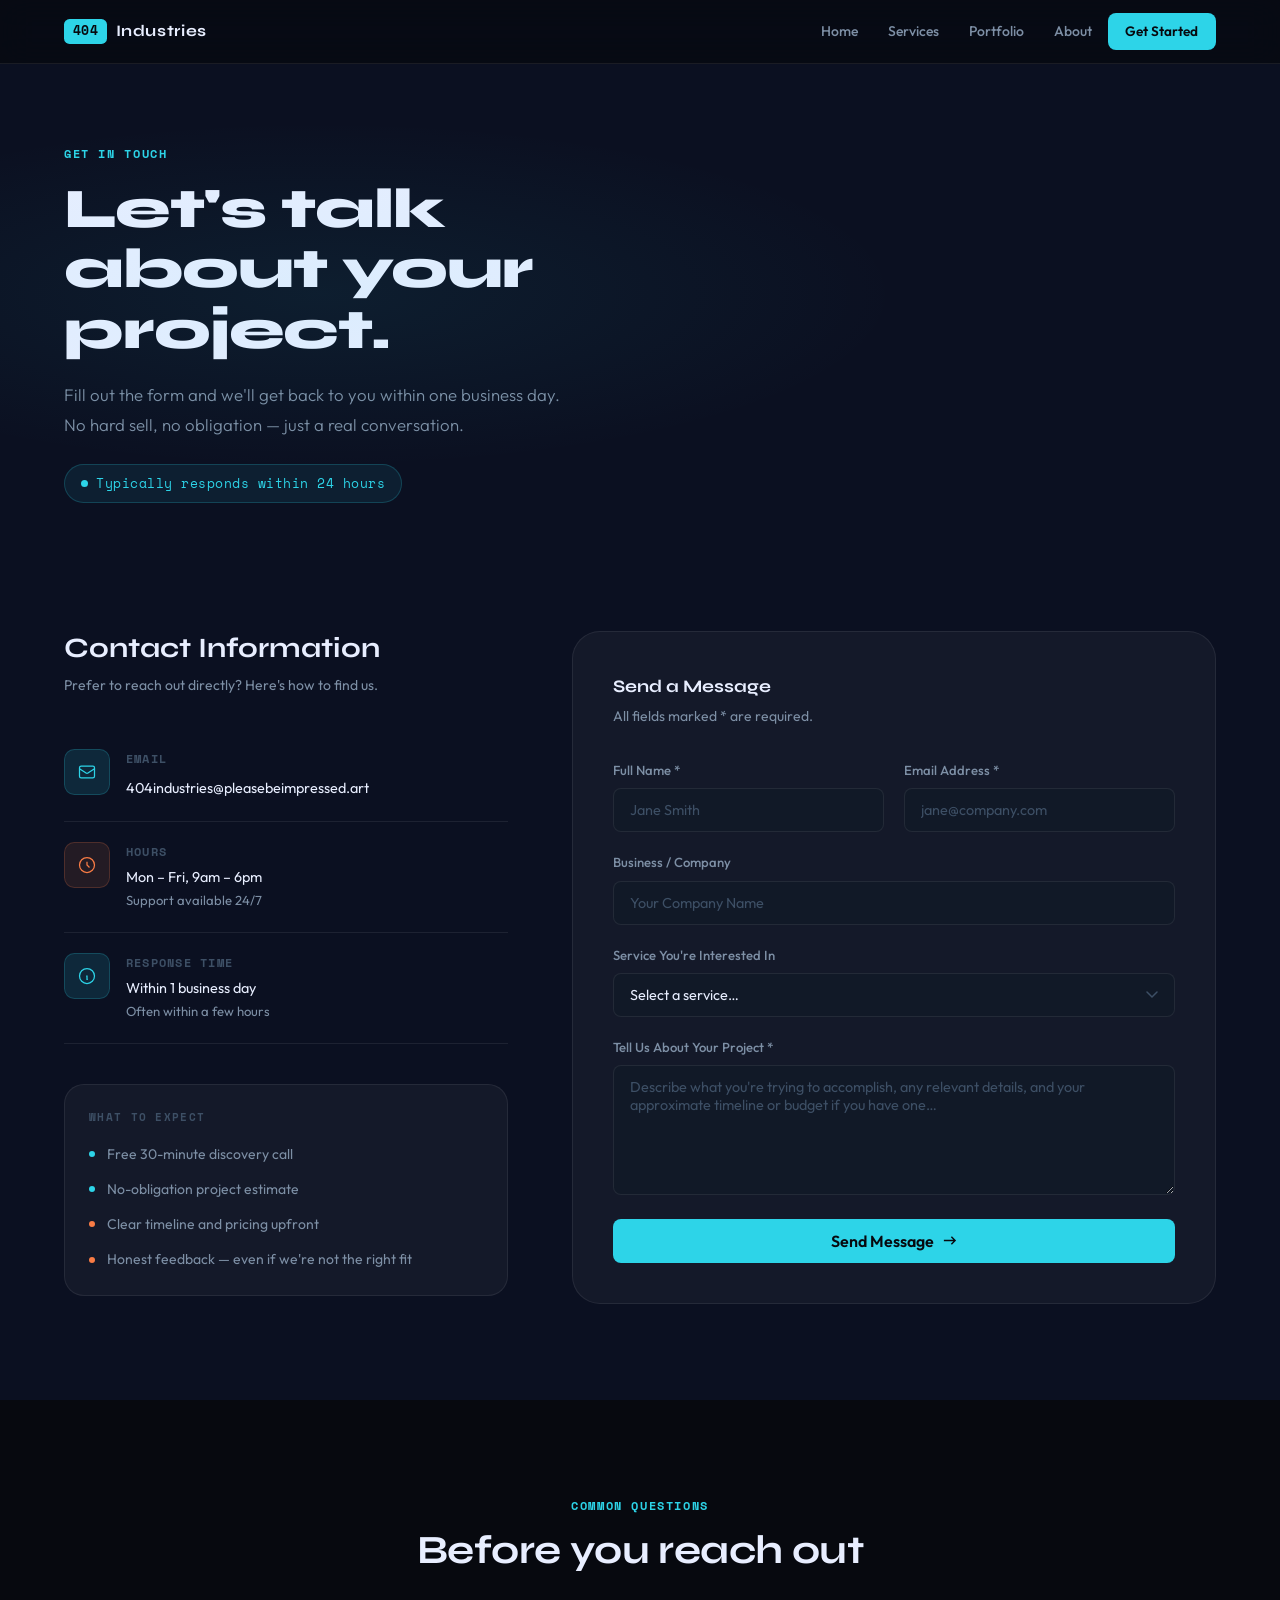
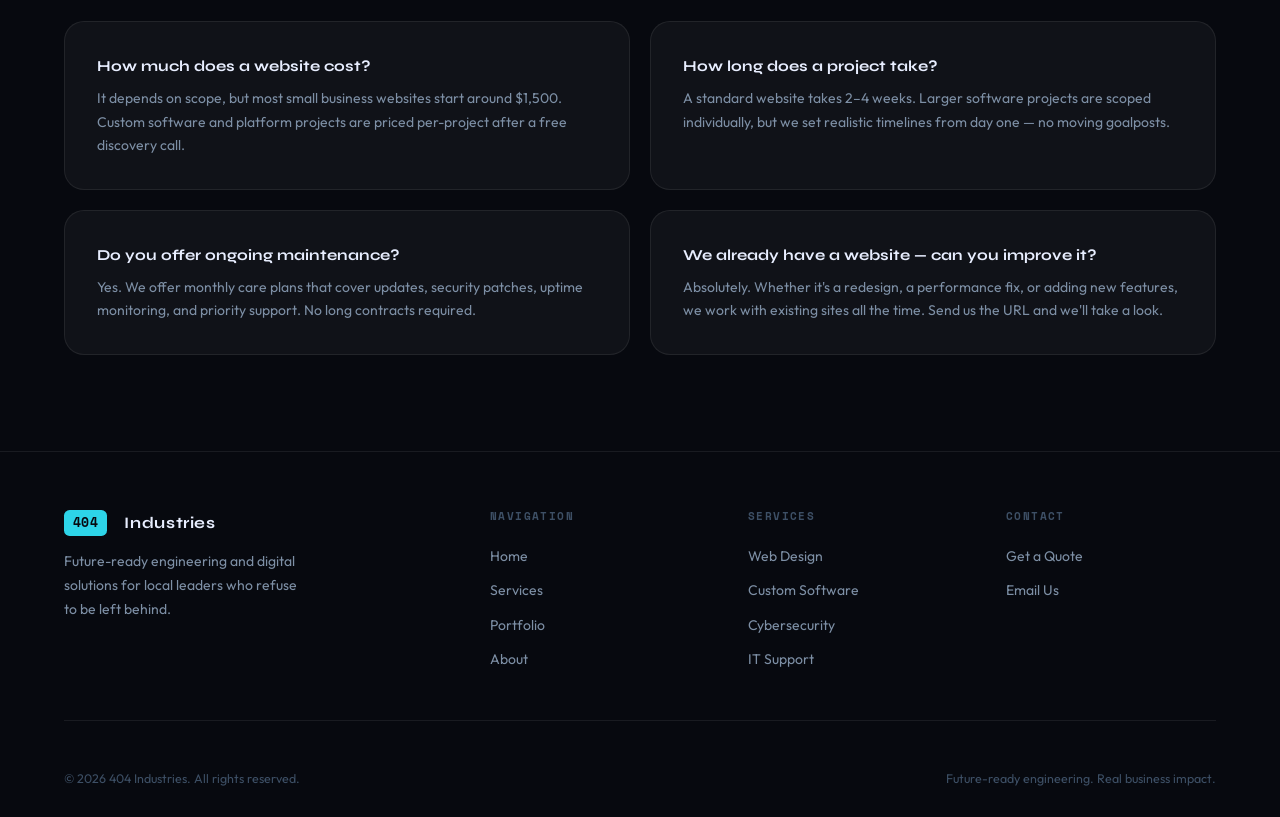
<file: contact.html>
<!DOCTYPE html>
<!--
  ╔══════════════════════════════════════════════════════════════╗
  ║  404 INDUSTRIES · contact.html                              ║
  ║  Built by: 404 Industries Development Team                  ║
  ║  Stack: HTML5 · CSS3 · Vanilla JS                           ║
  ║  "We find what others miss."                                ║
  ╚══════════════════════════════════════════════════════════════╝
-->
<html lang="en">
<head>
  <meta charset="UTF-8">
  <meta name="viewport" content="width=device-width, initial-scale=1.0">
  <title>Contact | 404 Industries</title>
  <meta name="description" content="Start a project or ask a question — reach out to 404 Industries and get a response within one business day.">
  <link rel="preconnect" href="https://fonts.googleapis.com">
  <link rel="preconnect" href="https://fonts.gstatic.com" crossorigin>
  <link href="https://fonts.googleapis.com/css2?family=Syne:wght@700;800&family=Outfit:wght@300;400;500;600&family=Space+Mono:wght@400;700&display=swap" rel="stylesheet">
  <link rel="stylesheet" href="styles.css">
  <style>
    .response-badge {
      display: inline-flex;
      align-items: center;
      gap: 0.5rem;
      padding: 0.5rem 1rem;
      border-radius: var(--r-full);
      background: rgba(45, 212, 232, 0.08);
      border: 1px solid rgba(45, 212, 232, 0.2);
      font-size: 0.8rem;
      color: var(--cyan);
      font-family: var(--f-mono);
      letter-spacing: 0.04em;
    }

    .response-badge-dot {
      width: 7px;
      height: 7px;
      background: var(--cyan);
      border-radius: 50%;
      animation: pulse 2s ease-in-out infinite;
    }

    @keyframes pulse {
      0%, 100% { opacity: 1; box-shadow: 0 0 0 0 rgba(45, 212, 232, 0.4); }
      50%       { opacity: 0.75; box-shadow: 0 0 0 5px transparent; }
    }

    .contact-card {
      background: var(--bg-card);
      border: 1px solid var(--bdr);
      border-radius: var(--r-xl);
      padding: 2.5rem;
    }

    .submit-btn {
      width: 100%;
      justify-content: center;
      padding: 0.9rem 2rem;
      font-size: 1rem;
      margin-top: 1.5rem;
      transition: all 0.25s cubic-bezier(0.34, 1.56, 0.64, 1);
    }

    .submit-btn:disabled {
      opacity: 0.6;
      cursor: not-allowed;
      transform: none !important;
    }
  </style>
</head>
<body>

  <div id="scroll-progress"></div>

  <!-- ─── Navigation ─────────────────────────────────────────── -->
  <nav class="site-nav" aria-label="Main navigation">
    <div class="nav-inner">
      <a class="nav-brand" href="index.html" aria-label="404 Industries home">
        <span class="brand-badge">404</span>
        <span class="brand-name">Industries</span>
      </a>
      <ul class="nav-links" role="list">
        <li><a href="index.html">Home</a></li>
        <li><a href="services.html">Services</a></li>
        <li><a href="portfolio.html">Portfolio</a></li>
        <li><a href="about.html">About</a></li>
        <li><a href="contact.html" class="nav-cta active">Get Started</a></li>
      </ul>
      <button class="hamburger" aria-label="Toggle navigation" aria-expanded="false">
        <span></span><span></span><span></span>
      </button>
    </div>
  </nav>

  <nav class="mobile-menu" aria-label="Mobile navigation">
    <a href="index.html">Home <span>&#8594;</span></a>
    <a href="services.html">Services <span>&#8594;</span></a>
    <a href="portfolio.html">Portfolio <span>&#8594;</span></a>
    <a href="about.html">About <span>&#8594;</span></a>
    <a href="contact.html">Get Started &#8594;</a>
  </nav>

  <!-- ─── Page Hero ──────────────────────────────────────────── -->
  <section class="pg-hero" style="padding-bottom:2rem;">
    <div class="container">
      <span class="overline reveal" style="margin-bottom:1rem;">Get in Touch</span>
      <h1 class="display-lg reveal" data-delay="80" style="margin-bottom:1.25rem;max-width:580px;">
        Let's talk about your project.
      </h1>
      <p class="body-lg reveal" data-delay="160" style="max-width:500px;margin-bottom:1.5rem;">
        Fill out the form and we'll get back to you within one business day. No hard sell, no obligation — just a real conversation.
      </p>
      <div class="response-badge reveal" data-delay="220">
        <span class="response-badge-dot"></span>
        Typically responds within 24 hours
      </div>
    </div>
  </section>

  <!-- ─── Contact Section ────────────────────────────────────── -->
  <section class="section">
    <div class="container">
      <div class="contact-layout">

        <!-- Left: Info -->
        <div class="reveal">

          <h3 class="display-sm" style="margin-bottom:0.5rem;">Contact Information</h3>
          <p class="body-sm" style="margin-bottom:2rem;">Prefer to reach out directly? Here's how to find us.</p>

          <div class="contact-info-item">
            <div class="icon-box icon-box--cyan" style="margin-bottom:0;flex-shrink:0;">
              <svg viewBox="0 0 24 24" fill="none" stroke="currentColor" stroke-width="1.5" aria-hidden="true"><path d="M3 8l7.89 5.26a2 2 0 002.22 0L21 8M5 19h14a2 2 0 002-2V7a2 2 0 00-2-2H5a2 2 0 00-2 2v10a2 2 0 002 2z"/></svg>
            </div>
            <div>
              <p style="font-size:0.78rem;color:var(--t3);font-family:var(--f-mono);font-weight:700;text-transform:uppercase;letter-spacing:0.1em;margin-bottom:0.25rem;">Email</p>
              <a href="mailto:404industries@pleasebeimpressed.art" style="font-size:0.9rem;color:var(--t1);transition:color 0.2s;" onmouseover="this.style.color='var(--cyan)'" onmouseout="this.style.color='var(--t1)'">404industries@pleasebeimpressed.art</a>
            </div>
          </div>

          <div class="contact-info-item">
            <div class="icon-box icon-box--orange" style="margin-bottom:0;flex-shrink:0;">
              <svg viewBox="0 0 24 24" fill="none" stroke="currentColor" stroke-width="1.5" aria-hidden="true"><path d="M12 8v4l3 3m6-3a9 9 0 11-18 0 9 9 0 0118 0z"/></svg>
            </div>
            <div>
              <p style="font-size:0.78rem;color:var(--t3);font-family:var(--f-mono);font-weight:700;text-transform:uppercase;letter-spacing:0.1em;margin-bottom:0.25rem;">Hours</p>
              <p style="font-size:0.9rem;color:var(--t1);">Mon – Fri, 9am – 6pm</p>
              <p style="font-size:0.82rem;color:var(--t2);">Support available 24/7</p>
            </div>
          </div>

          <div class="contact-info-item">
            <div class="icon-box icon-box--cyan" style="margin-bottom:0;flex-shrink:0;">
              <svg viewBox="0 0 24 24" fill="none" stroke="currentColor" stroke-width="1.5" aria-hidden="true"><path d="M13 16h-1v-4h-1m1-4h.01M21 12a9 9 0 11-18 0 9 9 0 0118 0z"/></svg>
            </div>
            <div>
              <p style="font-size:0.78rem;color:var(--t3);font-family:var(--f-mono);font-weight:700;text-transform:uppercase;letter-spacing:0.1em;margin-bottom:0.25rem;">Response Time</p>
              <p style="font-size:0.9rem;color:var(--t1);">Within 1 business day</p>
              <p style="font-size:0.82rem;color:var(--t2);">Often within a few hours</p>
            </div>
          </div>

          <!-- Quick stats -->
          <div style="margin-top:2.5rem;padding:1.5rem;background:var(--bg-card);border:1px solid var(--bdr);border-radius:var(--r-lg);">
            <p style="font-family:var(--f-mono);font-size:0.68rem;font-weight:700;text-transform:uppercase;letter-spacing:0.12em;color:var(--t3);margin-bottom:1rem;">What to expect</p>
            <div style="display:flex;flex-direction:column;gap:0.75rem;">
              <div style="display:flex;align-items:center;gap:0.75rem;">
                <div style="width:6px;height:6px;border-radius:50%;background:var(--cyan);flex-shrink:0;"></div>
                <p class="body-sm">Free 30-minute discovery call</p>
              </div>
              <div style="display:flex;align-items:center;gap:0.75rem;">
                <div style="width:6px;height:6px;border-radius:50%;background:var(--cyan);flex-shrink:0;"></div>
                <p class="body-sm">No-obligation project estimate</p>
              </div>
              <div style="display:flex;align-items:center;gap:0.75rem;">
                <div style="width:6px;height:6px;border-radius:50%;background:var(--orange);flex-shrink:0;"></div>
                <p class="body-sm">Clear timeline and pricing upfront</p>
              </div>
              <div style="display:flex;align-items:center;gap:0.75rem;">
                <div style="width:6px;height:6px;border-radius:50%;background:var(--orange);flex-shrink:0;"></div>
                <p class="body-sm">Honest feedback — even if we're not the right fit</p>
              </div>
            </div>
          </div>

        </div>

        <!-- Right: Form -->
        <div class="contact-card reveal" data-delay="100">
          <p style="font-family:var(--f-display);font-size:1.1rem;font-weight:700;margin-bottom:0.25rem;">Send a Message</p>
          <p class="body-sm" style="margin-bottom:2rem;">All fields marked * are required.</p>

          <form id="contact-form" novalidate>

            <div style="display:grid;grid-template-columns:1fr 1fr;gap:1.25rem;">
              <div class="form-group">
                <label class="form-label" for="name">Full Name *</label>
                <input class="form-input" type="text" id="name" name="name" placeholder="Jane Smith" required autocomplete="name">
                <span class="form-error" role="alert">Please enter your full name.</span>
              </div>
              <div class="form-group">
                <label class="form-label" for="email">Email Address *</label>
                <input class="form-input" type="email" id="email" name="email" placeholder="jane@company.com" required autocomplete="email">
                <span class="form-error" role="alert">Please enter a valid email address.</span>
              </div>
            </div>

            <div class="form-group">
              <label class="form-label" for="company">Business / Company</label>
              <input class="form-input" type="text" id="company" name="company" placeholder="Your Company Name" autocomplete="organization">
            </div>

            <div class="form-group">
              <label class="form-label" for="service">Service You're Interested In</label>
              <select class="form-input" id="service" name="service">
                <option value="" disabled selected>Select a service…</option>
                <option value="Custom Website">Custom Website</option>
                <option value="Custom Software">Custom Software</option>
                <option value="Digital Transformation">Digital Transformation</option>
                <option value="Cybersecurity">Cybersecurity</option>
                <option value="IT Support">IT Support</option>
                <option value="Digital Marketing">Digital Marketing</option>
                <option value="Not Sure Yet">Not Sure Yet — Let's Talk</option>
              </select>
            </div>

            <div class="form-group">
              <label class="form-label" for="message">Tell Us About Your Project *</label>
              <textarea class="form-input" id="message" name="message" placeholder="Describe what you're trying to accomplish, any relevant details, and your approximate timeline or budget if you have one…" required></textarea>
              <span class="form-error" role="alert">Please include a brief project description (at least 10 characters).</span>
            </div>

            <button type="submit" class="btn btn--primary submit-btn">
              Send Message
              <svg viewBox="0 0 16 16" fill="none" stroke="currentColor" stroke-width="1.5" aria-hidden="true"><path d="M2 8h12M10 4l4 4-4 4"/></svg>
            </button>

          </form>
        </div>

      </div>
    </div>
  </section>

  <!-- ─── FAQ Strip ───────────────────────────────────────────── -->
  <section class="section section--alt">
    <div class="container">
      <div style="text-align:center;margin-bottom:3rem;">
        <span class="overline reveal" style="margin-bottom:0.75rem;">Common Questions</span>
        <h2 class="display-md reveal" data-delay="80">Before you reach out</h2>
      </div>
      <div style="display:grid;grid-template-columns:1fr 1fr;gap:1.25rem;">

        <div class="card p-5 reveal">
          <h6 style="font-family:var(--f-display);font-size:0.95rem;font-weight:700;margin-bottom:0.5rem;">How much does a website cost?</h6>
          <p class="body-sm">It depends on scope, but most small business websites start around $1,500. Custom software and platform projects are priced per-project after a free discovery call.</p>
        </div>

        <div class="card p-5 reveal" data-delay="100">
          <h6 style="font-family:var(--f-display);font-size:0.95rem;font-weight:700;margin-bottom:0.5rem;">How long does a project take?</h6>
          <p class="body-sm">A standard website takes 2–4 weeks. Larger software projects are scoped individually, but we set realistic timelines from day one — no moving goalposts.</p>
        </div>

        <div class="card p-5 reveal" data-delay="150">
          <h6 style="font-family:var(--f-display);font-size:0.95rem;font-weight:700;margin-bottom:0.5rem;">Do you offer ongoing maintenance?</h6>
          <p class="body-sm">Yes. We offer monthly care plans that cover updates, security patches, uptime monitoring, and priority support. No long contracts required.</p>
        </div>

        <div class="card p-5 reveal" data-delay="200">
          <h6 style="font-family:var(--f-display);font-size:0.95rem;font-weight:700;margin-bottom:0.5rem;">We already have a website — can you improve it?</h6>
          <p class="body-sm">Absolutely. Whether it's a redesign, a performance fix, or adding new features, we work with existing sites all the time. Send us the URL and we'll take a look.</p>
        </div>

      </div>
    </div>
  </section>

  <!-- ─── Footer ──────────────────────────────────────────────── -->
  <footer class="site-footer">
    <div class="container">
      <div class="footer-grid">
        <div>
          <a class="nav-brand" href="index.html"><span class="brand-badge">404</span><span class="brand-name" style="margin-left:0.55rem;">Industries</span></a>
          <p class="footer-desc">Future-ready engineering and digital solutions for local leaders who refuse to be left behind.</p>
        </div>
        <div>
          <span class="footer-head">Navigation</span>
          <ul class="footer-links">
            <li><a href="index.html">Home</a></li>
            <li><a href="services.html">Services</a></li>
            <li><a href="portfolio.html">Portfolio</a></li>
            <li><a href="about.html">About</a></li>
          </ul>
        </div>
        <div>
          <span class="footer-head">Services</span>
          <ul class="footer-links">
            <li><a href="services.html">Web Design</a></li>
            <li><a href="services.html">Custom Software</a></li>
            <li><a href="services.html">Cybersecurity</a></li>
            <li><a href="services.html">IT Support</a></li>
          </ul>
        </div>
        <div>
          <span class="footer-head">Contact</span>
          <ul class="footer-links">
            <li><a href="contact.html">Get a Quote</a></li>
            <li><a href="mailto:404industries@pleasebeimpressed.art">Email Us</a></li>
          </ul>
        </div>
      </div>
      <div class="footer-bar">
        <p>&#169; <span class="year"></span> 404 Industries. All rights reserved.</p>
        <p>Future-ready engineering. Real business impact.</p>
      </div>
    </div>
  </footer>

  <script src="script.js"></script>
</body>
</html>
</file>
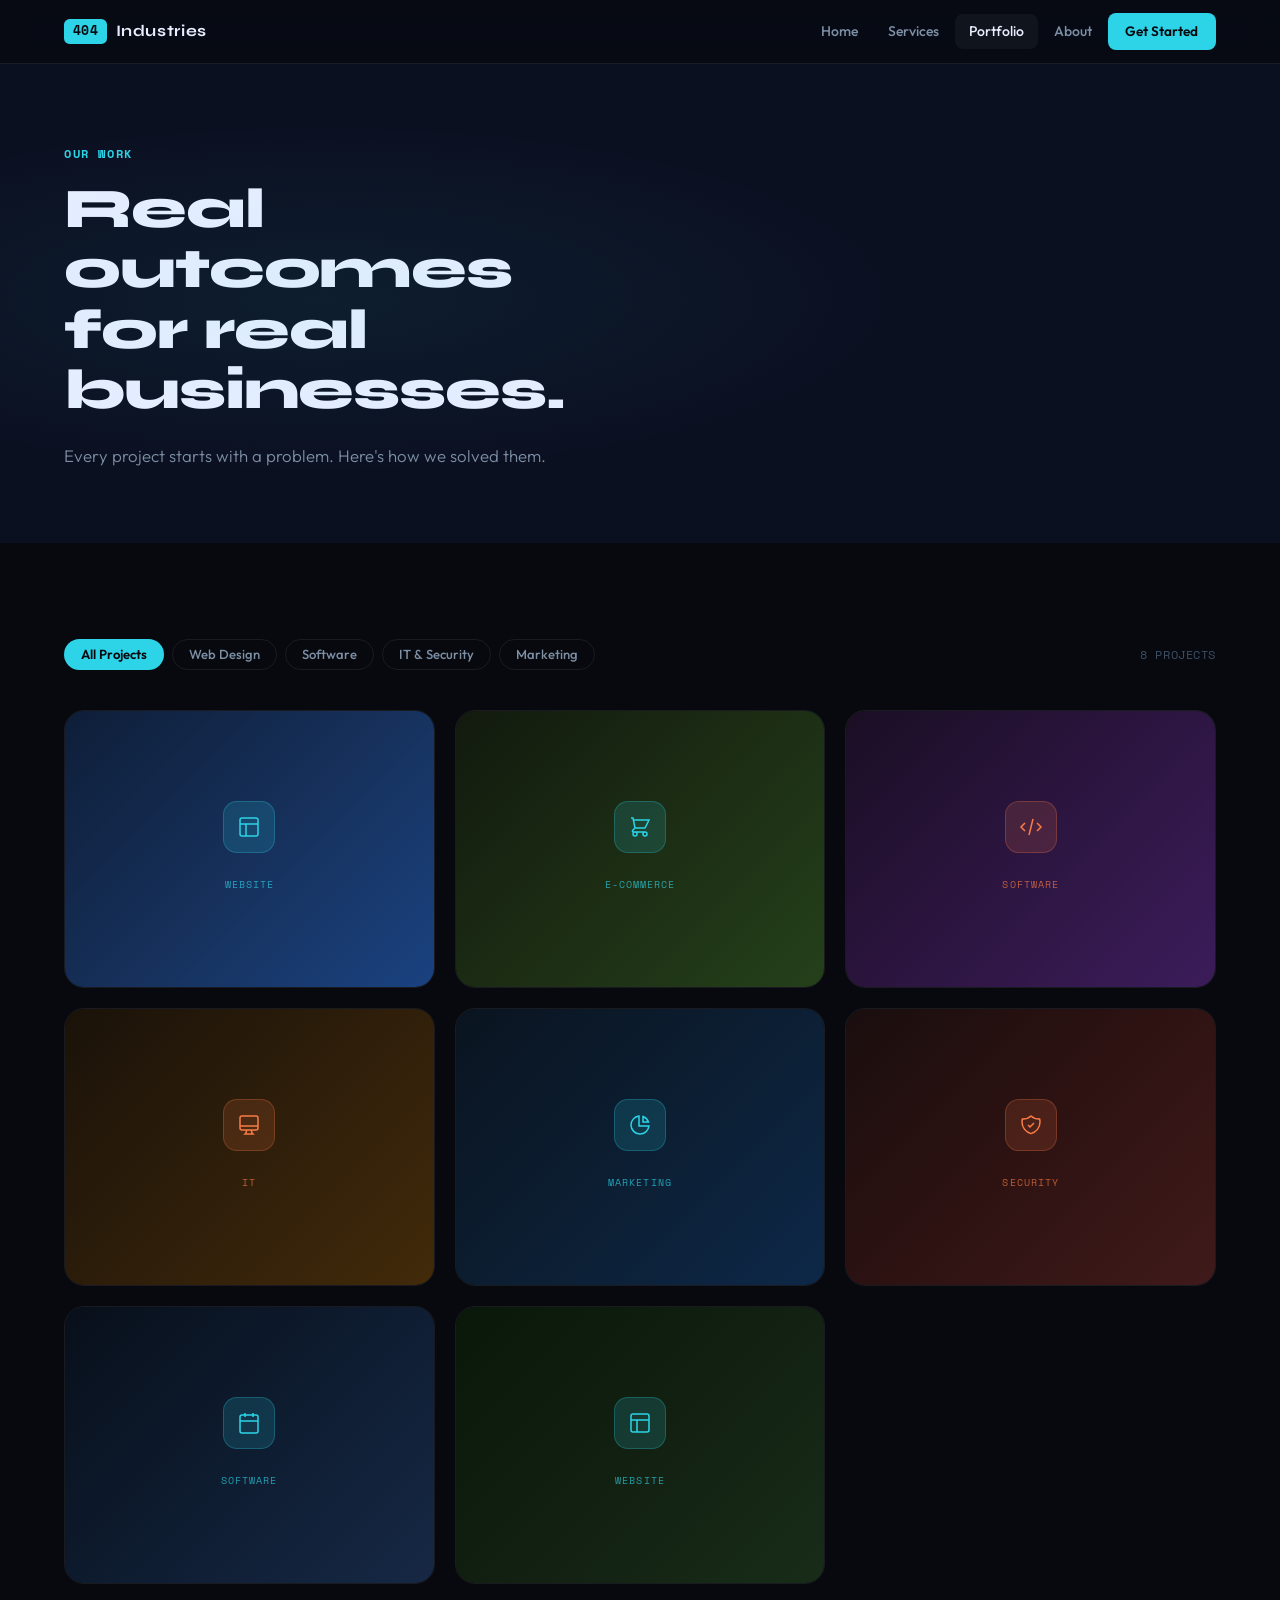
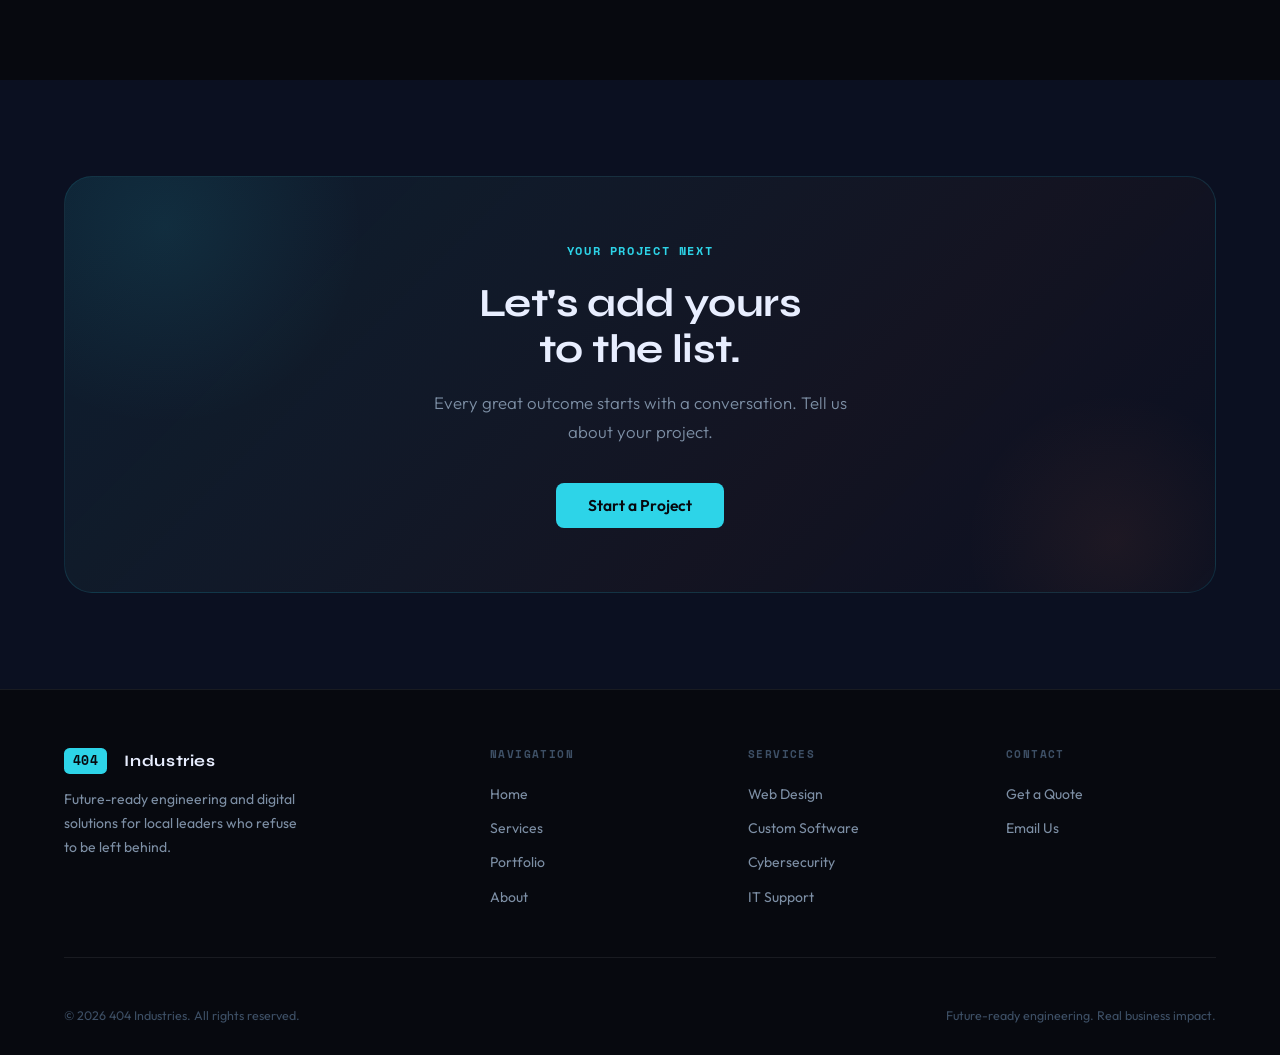
<file: portfolio.html>
<!DOCTYPE html>
<!--
  ╔══════════════════════════════════════════════════════════════╗
  ║  404 INDUSTRIES · portfolio.html                            ║
  ║  Built by: 404 Industries Development Team                  ║
  ║  Stack: HTML5 · CSS3 · Vanilla JS                           ║
  ║  "We find what others miss."                                ║
  ╚══════════════════════════════════════════════════════════════╝
-->
<html lang="en">
<head>
  <meta charset="UTF-8">
  <meta name="viewport" content="width=device-width, initial-scale=1.0">
  <title>Portfolio | 404 Industries</title>
  <meta name="description" content="Explore real-world outcomes from 404 Industries — websites, software, IT platforms, and more.">
  <link rel="preconnect" href="https://fonts.googleapis.com">
  <link rel="preconnect" href="https://fonts.gstatic.com" crossorigin>
  <link href="https://fonts.googleapis.com/css2?family=Syne:wght@700;800&family=Outfit:wght@300;400;500;600&family=Space+Mono:wght@400;700&display=swap" rel="stylesheet">
  <link rel="stylesheet" href="styles.css">
  <style>
    /* Unique gradient palettes per portfolio card */
    .port-bg-1 { background: linear-gradient(135deg, #0e1e38, #16305a, #1a4280); }
    .port-bg-2 { background: linear-gradient(135deg, #121a0e, #1c2d14, #24401a); }
    .port-bg-3 { background: linear-gradient(135deg, #1a0e24, #2c1540, #3b1c5a); }
    .port-bg-4 { background: linear-gradient(135deg, #1a1209, #2e1e0a, #422a0a); }
    .port-bg-5 { background: linear-gradient(135deg, #0a1420, #0c1e32, #0d2848); }
    .port-bg-6 { background: linear-gradient(135deg, #1a0e0e, #2e1212, #401a1a); }
    .port-bg-7 { background: linear-gradient(135deg, #080f1a, #0e1c30, #162845); }
    .port-bg-8 { background: linear-gradient(135deg, #0a180a, #122012, #182c18); }
  </style>
</head>
<body>

  <div id="scroll-progress"></div>

  <!-- ─── Navigation ─────────────────────────────────────────── -->
  <nav class="site-nav" aria-label="Main navigation">
    <div class="nav-inner">
      <a class="nav-brand" href="index.html" aria-label="404 Industries home">
        <span class="brand-badge">404</span>
        <span class="brand-name">Industries</span>
      </a>
      <ul class="nav-links" role="list">
        <li><a href="index.html">Home</a></li>
        <li><a href="services.html">Services</a></li>
        <li><a href="portfolio.html" class="active">Portfolio</a></li>
        <li><a href="about.html">About</a></li>
        <li><a href="contact.html" class="nav-cta">Get Started</a></li>
      </ul>
      <button class="hamburger" aria-label="Toggle navigation" aria-expanded="false">
        <span></span><span></span><span></span>
      </button>
    </div>
  </nav>

  <nav class="mobile-menu" aria-label="Mobile navigation">
    <a href="index.html">Home <span>&#8594;</span></a>
    <a href="services.html">Services <span>&#8594;</span></a>
    <a href="portfolio.html">Portfolio <span>&#8594;</span></a>
    <a href="about.html">About <span>&#8594;</span></a>
    <a href="contact.html">Get Started &#8594;</a>
  </nav>

  <!-- ─── Page Hero ──────────────────────────────────────────── -->
  <section class="pg-hero">
    <div class="container">
      <span class="overline reveal" style="margin-bottom:1rem;">Our Work</span>
      <h1 class="display-lg reveal" data-delay="80" style="margin-bottom:1.25rem;max-width:580px;">
        Real outcomes for real businesses.
      </h1>
      <p class="body-lg reveal" data-delay="160" style="max-width:500px;">
        Every project starts with a problem. Here's how we solved them.
      </p>
    </div>
  </section>

  <!-- ─── Portfolio ──────────────────────────────────────────── -->
  <section class="section section--alt">
    <div class="container">

      <!-- Filter bar -->
      <div style="display:flex;align-items:center;justify-content:space-between;flex-wrap:wrap;gap:1rem;margin-bottom:2.5rem;" class="reveal">
        <div class="filter-bar" role="group" aria-label="Filter projects">
          <button class="filter-btn active" data-filter="all">All Projects</button>
          <button class="filter-btn" data-filter="web">Web Design</button>
          <button class="filter-btn" data-filter="software">Software</button>
          <button class="filter-btn" data-filter="it">IT &amp; Security</button>
          <button class="filter-btn" data-filter="marketing">Marketing</button>
        </div>
        <span class="body-sm" style="font-family:var(--f-mono);font-size:0.72rem;letter-spacing:0.05em;color:var(--t3);">8 PROJECTS</span>
      </div>

      <!-- Grid -->
      <div class="port-grid">

        <!-- 1: Restaurant Website -->
        <div class="port-item reveal" data-category="web">
          <div class="port-bg port-bg-1">
            <div style="text-align:center;padding:1.5rem;">
              <div style="width:52px;height:52px;border-radius:var(--r-md);background:rgba(45,212,232,0.15);border:1px solid rgba(45,212,232,0.25);display:flex;align-items:center;justify-content:center;color:var(--cyan);margin:0 auto 1rem;">
                <svg width="24" height="24" viewBox="0 0 24 24" fill="none" stroke="currentColor" stroke-width="1.5"><rect x="3" y="3" width="18" height="18" rx="2"/><path d="M3 9h18M9 21V9"/></svg>
              </div>
              <span style="font-family:var(--f-mono);font-size:0.65rem;letter-spacing:0.1em;text-transform:uppercase;color:rgba(45,212,232,0.7);">Website</span>
            </div>
          </div>
          <div class="port-overlay">
            <span class="pill pill--cyan" style="font-size:0.7rem;margin-bottom:0.6rem;width:fit-content;">Web Design</span>
            <h5 style="font-family:var(--f-display);font-size:0.95rem;margin-bottom:0.3rem;">Bella Vista Restaurant</h5>
            <p class="body-sm">Full redesign with online reservations — 3&#215; booking increase in 60 days.</p>
          </div>
        </div>

        <!-- 2: E-commerce Store -->
        <div class="port-item reveal" data-delay="100" data-category="web">
          <div class="port-bg port-bg-2">
            <div style="text-align:center;padding:1.5rem;">
              <div style="width:52px;height:52px;border-radius:var(--r-md);background:rgba(45,212,232,0.15);border:1px solid rgba(45,212,232,0.25);display:flex;align-items:center;justify-content:center;color:var(--cyan);margin:0 auto 1rem;">
                <svg width="24" height="24" viewBox="0 0 24 24" fill="none" stroke="currentColor" stroke-width="1.5"><path d="M3 3h2l.4 2M7 13h10l4-8H5.4M7 13L5.4 5M7 13l-2.293 2.293c-.63.63-.184 1.707.707 1.707H17m0 0a2 2 0 100 4 2 2 0 000-4zm-8 2a2 2 0 11-4 0 2 2 0 014 0z"/></svg>
              </div>
              <span style="font-family:var(--f-mono);font-size:0.65rem;letter-spacing:0.1em;text-transform:uppercase;color:rgba(45,212,232,0.7);">E-Commerce</span>
            </div>
          </div>
          <div class="port-overlay">
            <span class="pill pill--cyan" style="font-size:0.7rem;margin-bottom:0.6rem;width:fit-content;">Web Design</span>
            <h5 style="font-family:var(--f-display);font-size:0.95rem;margin-bottom:0.3rem;">Maplewood Market</h5>
            <p class="body-sm">Shopify store migration with custom theme — 28% lift in average order value.</p>
          </div>
        </div>

        <!-- 3: Inventory App -->
        <div class="port-item reveal" data-delay="200" data-category="software">
          <div class="port-bg port-bg-3">
            <div style="text-align:center;padding:1.5rem;">
              <div style="width:52px;height:52px;border-radius:var(--r-md);background:rgba(249,124,69,0.15);border:1px solid rgba(249,124,69,0.25);display:flex;align-items:center;justify-content:center;color:var(--orange);margin:0 auto 1rem;">
                <svg width="24" height="24" viewBox="0 0 24 24" fill="none" stroke="currentColor" stroke-width="1.5"><path d="M10 20l4-16m4 4l4 4-4 4M6 16l-4-4 4-4"/></svg>
              </div>
              <span style="font-family:var(--f-mono);font-size:0.65rem;letter-spacing:0.1em;text-transform:uppercase;color:rgba(249,124,69,0.7);">Software</span>
            </div>
          </div>
          <div class="port-overlay">
            <span class="pill pill--orange" style="font-size:0.7rem;margin-bottom:0.6rem;width:fit-content;">Custom Software</span>
            <h5 style="font-family:var(--f-display);font-size:0.95rem;margin-bottom:0.3rem;">Stockwise Inventory App</h5>
            <p class="body-sm">Custom inventory management platform for a regional distributor — cut manual entry by 80%.</p>
          </div>
        </div>

        <!-- 4: IT Overhaul -->
        <div class="port-item reveal" data-category="it">
          <div class="port-bg port-bg-4">
            <div style="text-align:center;padding:1.5rem;">
              <div style="width:52px;height:52px;border-radius:var(--r-md);background:rgba(249,124,69,0.15);border:1px solid rgba(249,124,69,0.25);display:flex;align-items:center;justify-content:center;color:var(--orange);margin:0 auto 1rem;">
                <svg width="24" height="24" viewBox="0 0 24 24" fill="none" stroke="currentColor" stroke-width="1.5"><path d="M9.75 17L9 20l-1 1h8l-1-1-.75-3M3 13h18M5 17h14a2 2 0 002-2V5a2 2 0 00-2-2H5a2 2 0 00-2 2v10a2 2 0 002 2z"/></svg>
              </div>
              <span style="font-family:var(--f-mono);font-size:0.65rem;letter-spacing:0.1em;text-transform:uppercase;color:rgba(249,124,69,0.7);">IT</span>
            </div>
          </div>
          <div class="port-overlay">
            <span class="pill pill--orange" style="font-size:0.7rem;margin-bottom:0.6rem;width:fit-content;">IT Platform</span>
            <h5 style="font-family:var(--f-display);font-size:0.95rem;margin-bottom:0.3rem;">Clearfield Law Cloud Migration</h5>
            <p class="body-sm">Full on-prem to cloud migration for a 22-person law firm — zero downtime, HIPAA-aligned.</p>
          </div>
        </div>

        <!-- 5: Marketing Campaign -->
        <div class="port-item reveal" data-delay="100" data-category="marketing">
          <div class="port-bg port-bg-5">
            <div style="text-align:center;padding:1.5rem;">
              <div style="width:52px;height:52px;border-radius:var(--r-md);background:rgba(45,212,232,0.15);border:1px solid rgba(45,212,232,0.25);display:flex;align-items:center;justify-content:center;color:var(--cyan);margin:0 auto 1rem;">
                <svg width="24" height="24" viewBox="0 0 24 24" fill="none" stroke="currentColor" stroke-width="1.5"><path d="M11 3.055A9.001 9.001 0 1020.945 13H11V3.055z"/><path d="M20.488 9H15V3.512A9.025 9.025 0 0120.488 9z"/></svg>
              </div>
              <span style="font-family:var(--f-mono);font-size:0.65rem;letter-spacing:0.1em;text-transform:uppercase;color:rgba(45,212,232,0.7);">Marketing</span>
            </div>
          </div>
          <div class="port-overlay">
            <span class="pill pill--cyan" style="font-size:0.7rem;margin-bottom:0.6rem;width:fit-content;">Digital Marketing</span>
            <h5 style="font-family:var(--f-display);font-size:0.95rem;margin-bottom:0.3rem;">Ridgeline HVAC Lead Gen</h5>
            <p class="body-sm">Rebuilt the conversion funnel and ran targeted Google Ads — CPL down 41%, 3.2&#215; ROAS.</p>
          </div>
        </div>

        <!-- 6: Security Audit -->
        <div class="port-item reveal" data-delay="200" data-category="it">
          <div class="port-bg port-bg-6">
            <div style="text-align:center;padding:1.5rem;">
              <div style="width:52px;height:52px;border-radius:var(--r-md);background:rgba(249,124,69,0.15);border:1px solid rgba(249,124,69,0.25);display:flex;align-items:center;justify-content:center;color:var(--orange);margin:0 auto 1rem;">
                <svg width="24" height="24" viewBox="0 0 24 24" fill="none" stroke="currentColor" stroke-width="1.5"><path d="M9 12l2 2 4-4m5.618-4.016A11.955 11.955 0 0112 2.944a11.955 11.955 0 01-8.618 3.04A12.02 12.02 0 003 9c0 5.591 3.824 10.29 9 11.622 5.176-1.332 9-6.03 9-11.622 0-1.042-.133-2.052-.382-3.016z"/></svg>
              </div>
              <span style="font-family:var(--f-mono);font-size:0.65rem;letter-spacing:0.1em;text-transform:uppercase;color:rgba(249,124,69,0.7);">Security</span>
            </div>
          </div>
          <div class="port-overlay">
            <span class="pill pill--orange" style="font-size:0.7rem;margin-bottom:0.6rem;width:fit-content;">Cybersecurity</span>
            <h5 style="font-family:var(--f-display);font-size:0.95rem;margin-bottom:0.3rem;">PineCrest Credit Union Hardening</h5>
            <p class="body-sm">Full security audit and remediation — 14 critical vulnerabilities patched before any breach occurred.</p>
          </div>
        </div>

        <!-- 7: Booking Platform -->
        <div class="port-item reveal" data-category="software">
          <div class="port-bg port-bg-7">
            <div style="text-align:center;padding:1.5rem;">
              <div style="width:52px;height:52px;border-radius:var(--r-md);background:rgba(45,212,232,0.15);border:1px solid rgba(45,212,232,0.25);display:flex;align-items:center;justify-content:center;color:var(--cyan);margin:0 auto 1rem;">
                <svg width="24" height="24" viewBox="0 0 24 24" fill="none" stroke="currentColor" stroke-width="1.5"><rect x="3" y="4" width="18" height="18" rx="2" ry="2"/><path d="M16 2v4M8 2v4M3 10h18"/></svg>
              </div>
              <span style="font-family:var(--f-mono);font-size:0.65rem;letter-spacing:0.1em;text-transform:uppercase;color:rgba(45,212,232,0.7);">Software</span>
            </div>
          </div>
          <div class="port-overlay">
            <span class="pill pill--cyan" style="font-size:0.7rem;margin-bottom:0.6rem;width:fit-content;">Custom Software</span>
            <h5 style="font-family:var(--f-display);font-size:0.95rem;margin-bottom:0.3rem;">Harborlight Booking Platform</h5>
            <p class="body-sm">Custom scheduling app for a marina — replaced 3 separate tools with one unified system.</p>
          </div>
        </div>

        <!-- 8: Landscaping Website -->
        <div class="port-item reveal" data-delay="100" data-category="web">
          <div class="port-bg port-bg-8">
            <div style="text-align:center;padding:1.5rem;">
              <div style="width:52px;height:52px;border-radius:var(--r-md);background:rgba(45,212,232,0.15);border:1px solid rgba(45,212,232,0.25);display:flex;align-items:center;justify-content:center;color:var(--cyan);margin:0 auto 1rem;">
                <svg width="24" height="24" viewBox="0 0 24 24" fill="none" stroke="currentColor" stroke-width="1.5"><rect x="3" y="3" width="18" height="18" rx="2"/><path d="M3 9h18M9 21V9"/></svg>
              </div>
              <span style="font-family:var(--f-mono);font-size:0.65rem;letter-spacing:0.1em;text-transform:uppercase;color:rgba(45,212,232,0.7);">Website</span>
            </div>
          </div>
          <div class="port-overlay">
            <span class="pill pill--cyan" style="font-size:0.7rem;margin-bottom:0.6rem;width:fit-content;">Web Design</span>
            <h5 style="font-family:var(--f-display);font-size:0.95rem;margin-bottom:0.3rem;">Greenridge Landscaping</h5>
            <p class="body-sm">Brand-new website with quote request flow — 60 leads in the first 30 days, zero ad spend.</p>
          </div>
        </div>

      </div>
    </div>
  </section>

  <!-- ─── CTA ─────────────────────────────────────────────────── -->
  <section class="section">
    <div class="container">
      <div class="cta-box reveal">
        <span class="overline" style="margin-bottom:1.25rem;">Your Project Next</span>
        <h2 class="display-md" style="margin-bottom:1rem;">Let's add yours<br>to the list.</h2>
        <p class="body-lg" style="max-width:420px;margin:0 auto 2.25rem;">Every great outcome starts with a conversation. Tell us about your project.</p>
        <a href="contact.html" class="btn btn--primary btn--lg" style="position:relative;z-index:1;">Start a Project</a>
      </div>
    </div>
  </section>

  <!-- ─── Footer ──────────────────────────────────────────────── -->
  <footer class="site-footer">
    <div class="container">
      <div class="footer-grid">
        <div>
          <a class="nav-brand" href="index.html"><span class="brand-badge">404</span><span class="brand-name" style="margin-left:0.55rem;">Industries</span></a>
          <p class="footer-desc">Future-ready engineering and digital solutions for local leaders who refuse to be left behind.</p>
        </div>
        <div>
          <span class="footer-head">Navigation</span>
          <ul class="footer-links">
            <li><a href="index.html">Home</a></li>
            <li><a href="services.html">Services</a></li>
            <li><a href="portfolio.html">Portfolio</a></li>
            <li><a href="about.html">About</a></li>
          </ul>
        </div>
        <div>
          <span class="footer-head">Services</span>
          <ul class="footer-links">
            <li><a href="services.html">Web Design</a></li>
            <li><a href="services.html">Custom Software</a></li>
            <li><a href="services.html">Cybersecurity</a></li>
            <li><a href="services.html">IT Support</a></li>
          </ul>
        </div>
        <div>
          <span class="footer-head">Contact</span>
          <ul class="footer-links">
            <li><a href="contact.html">Get a Quote</a></li>
            <li><a href="mailto:404industries@pleasebeimpressed.art">Email Us</a></li>
          </ul>
        </div>
      </div>
      <div class="footer-bar">
        <p>&#169; <span class="year"></span> 404 Industries. All rights reserved.</p>
        <p>Future-ready engineering. Real business impact.</p>
      </div>
    </div>
  </footer>

  <script src="script.js"></script>
</body>
</html>
</file>
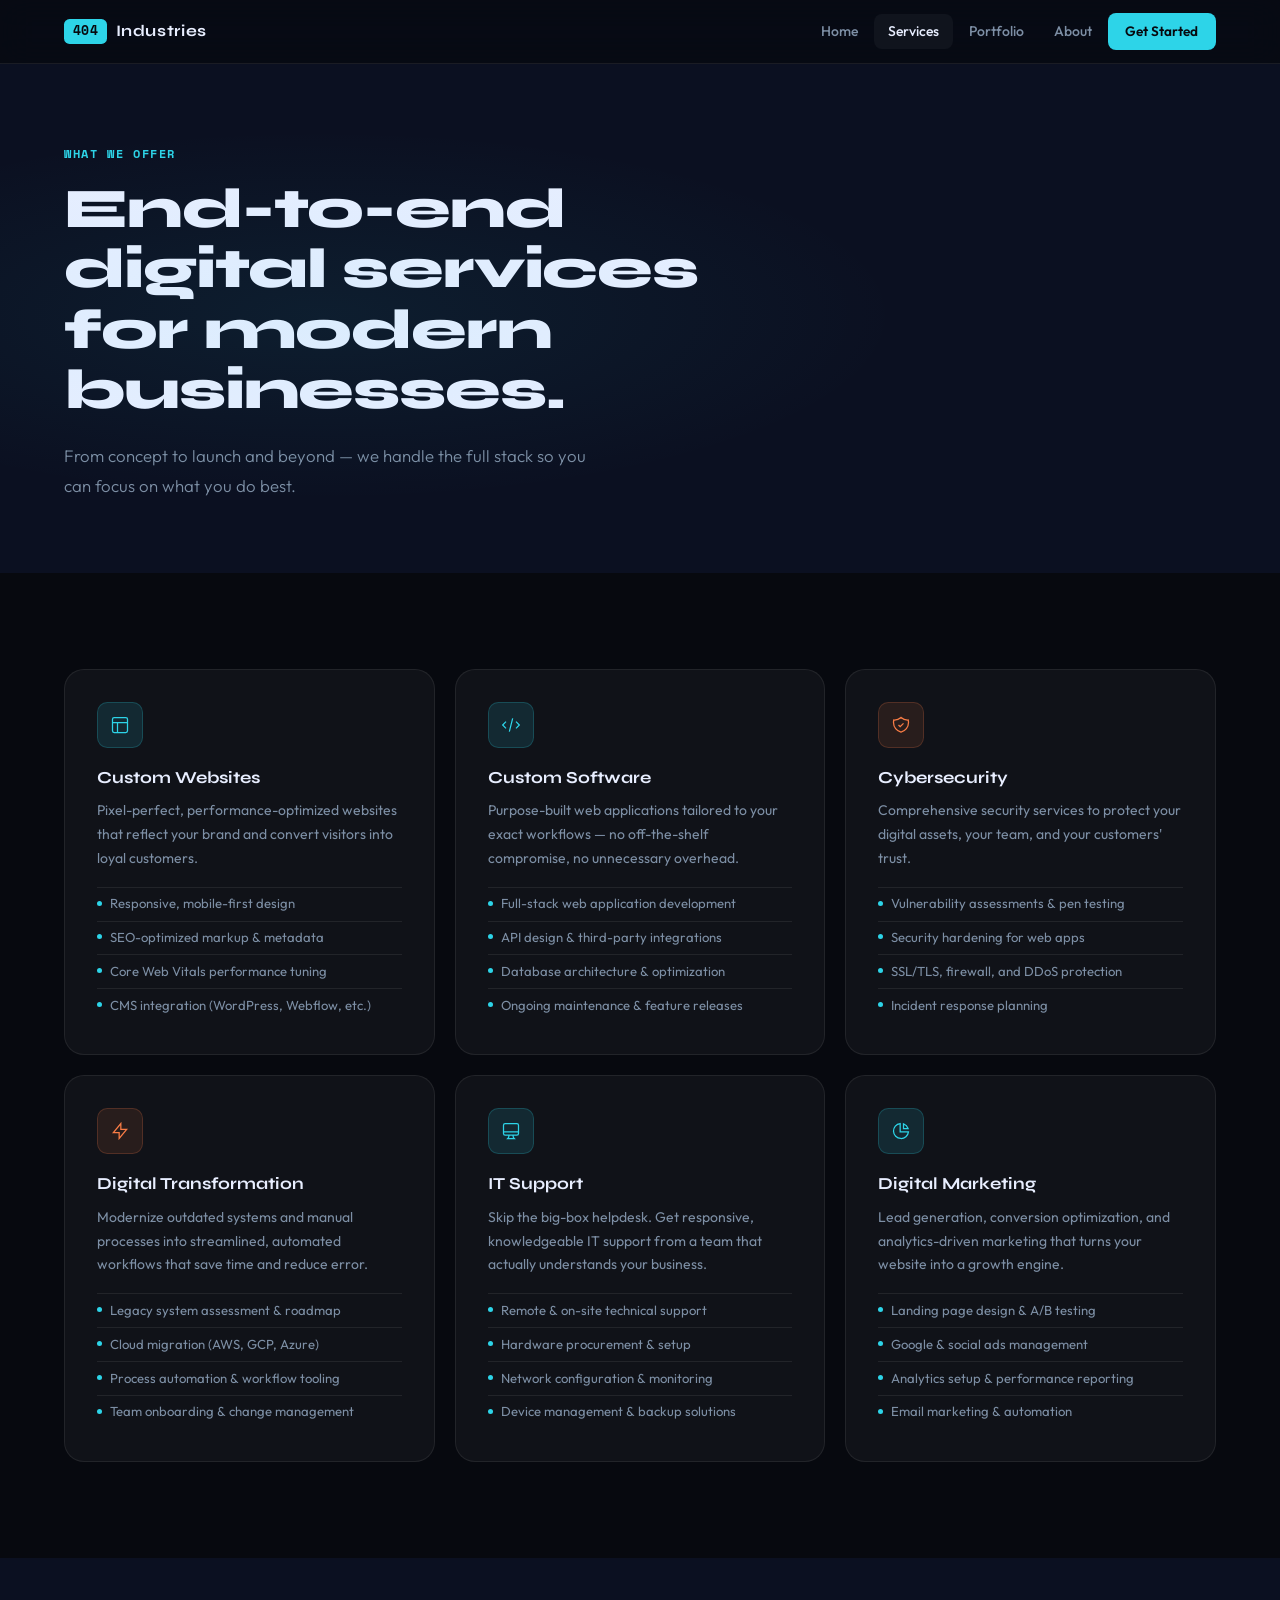
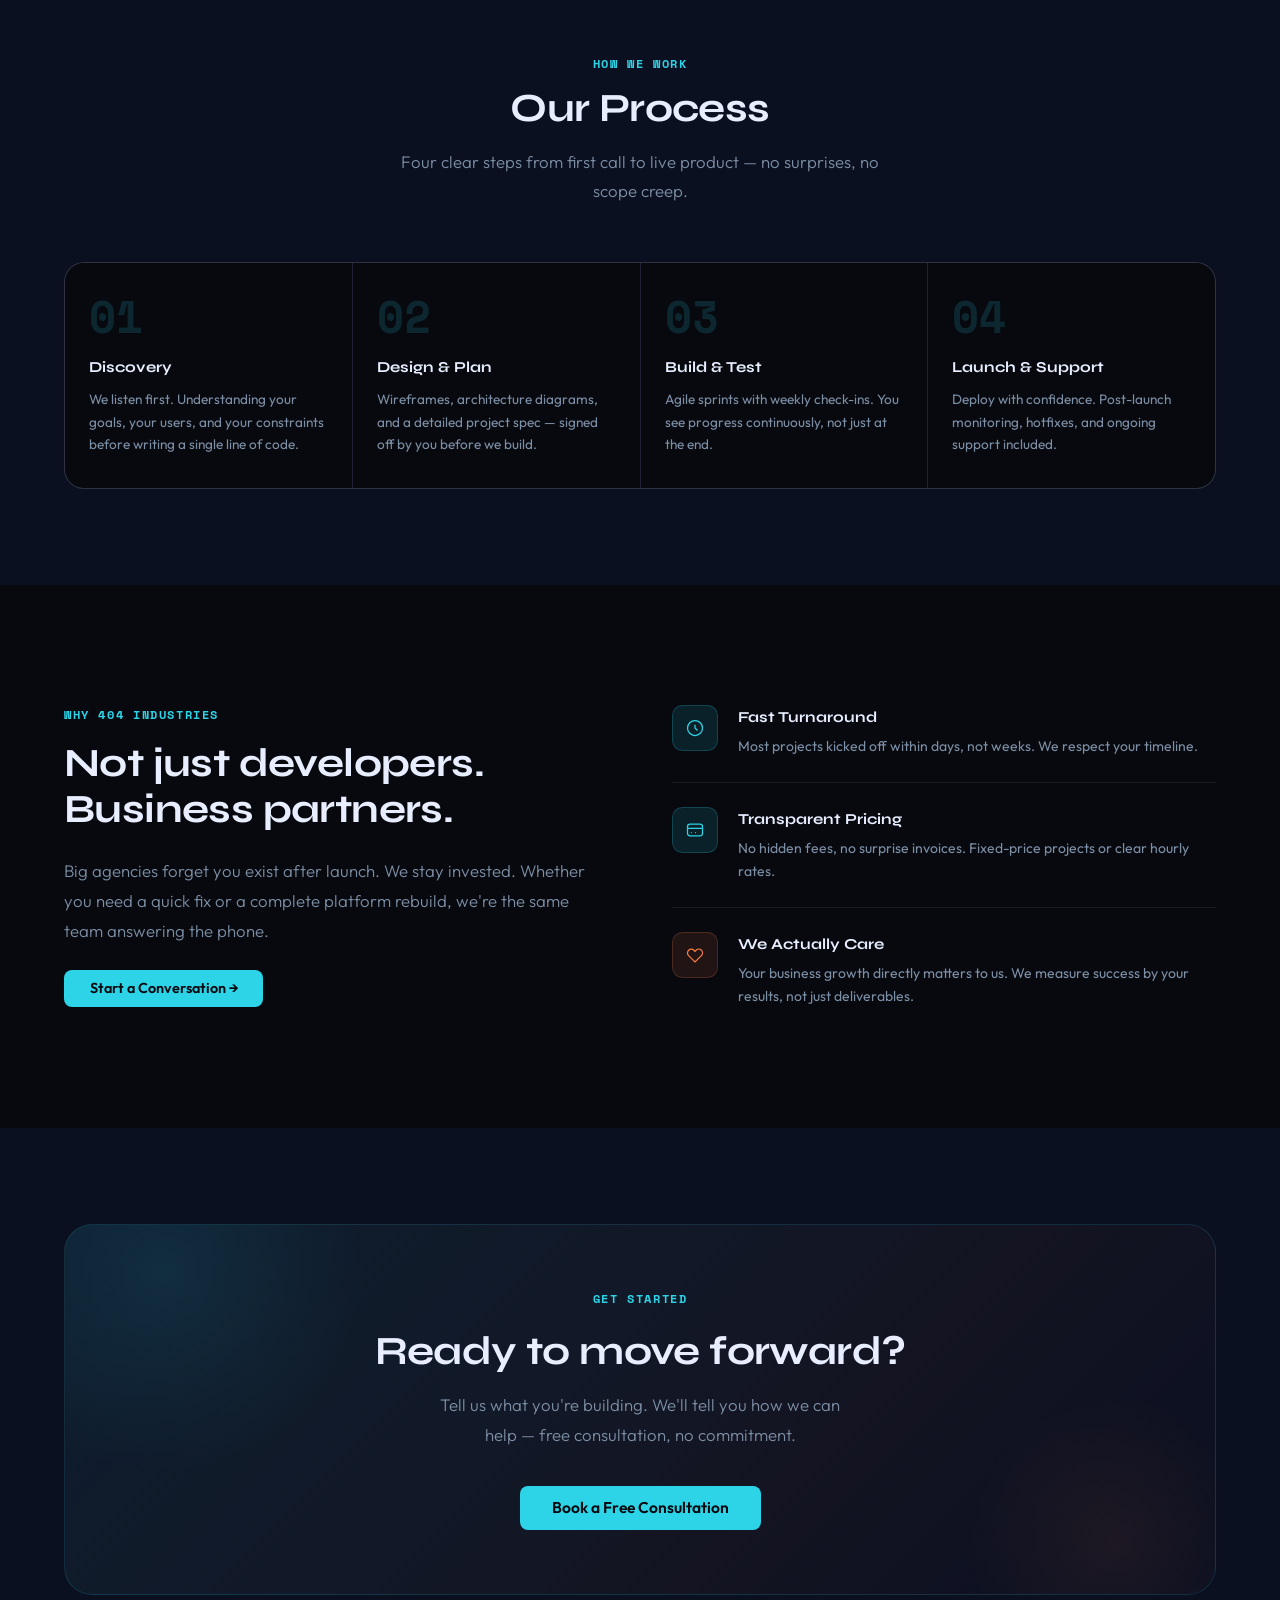
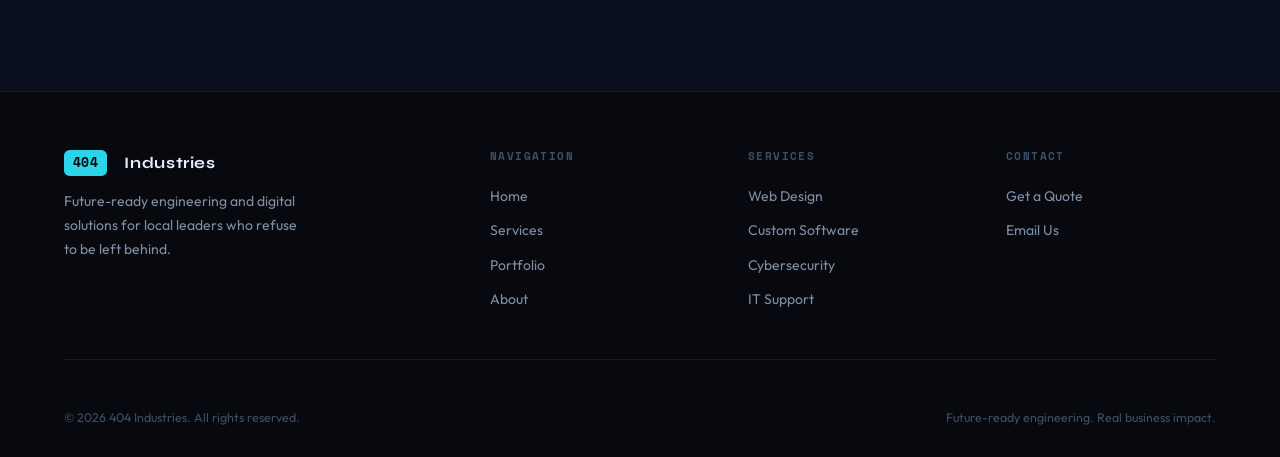
<file: services.html>
<!DOCTYPE html>
<!--
  ╔══════════════════════════════════════════════════════════════╗
  ║  404 INDUSTRIES · services.html                             ║
  ║  Built by: 404 Industries Development Team                  ║
  ║  Stack: HTML5 · CSS3 · Vanilla JS                           ║
  ║  "We find what others miss."                                ║
  ╚══════════════════════════════════════════════════════════════╝
-->
<html lang="en">
<head>
  <meta charset="UTF-8">
  <meta name="viewport" content="width=device-width, initial-scale=1.0">
  <title>Services | 404 Industries</title>
  <meta name="description" content="Full-service digital solutions — custom websites, software, cybersecurity, IT support, and more from 404 Industries.">
  <link rel="preconnect" href="https://fonts.googleapis.com">
  <link rel="preconnect" href="https://fonts.gstatic.com" crossorigin>
  <link href="https://fonts.googleapis.com/css2?family=Syne:wght@700;800&family=Outfit:wght@300;400;500;600&family=Space+Mono:wght@400;700&display=swap" rel="stylesheet">
  <link rel="stylesheet" href="styles.css">
</head>
<body>

  <div id="scroll-progress"></div>

  <!-- ─── Navigation ─────────────────────────────────────────── -->
  <nav class="site-nav" aria-label="Main navigation">
    <div class="nav-inner">
      <a class="nav-brand" href="index.html" aria-label="404 Industries home">
        <span class="brand-badge">404</span>
        <span class="brand-name">Industries</span>
      </a>
      <ul class="nav-links" role="list">
        <li><a href="index.html">Home</a></li>
        <li><a href="services.html" class="active">Services</a></li>
        <li><a href="portfolio.html">Portfolio</a></li>
        <li><a href="about.html">About</a></li>
        <li><a href="contact.html" class="nav-cta">Get Started</a></li>
      </ul>
      <button class="hamburger" aria-label="Toggle navigation" aria-expanded="false">
        <span></span><span></span><span></span>
      </button>
    </div>
  </nav>

  <nav class="mobile-menu" aria-label="Mobile navigation">
    <a href="index.html">Home <span>&#8594;</span></a>
    <a href="services.html">Services <span>&#8594;</span></a>
    <a href="portfolio.html">Portfolio <span>&#8594;</span></a>
    <a href="about.html">About <span>&#8594;</span></a>
    <a href="contact.html">Get Started &#8594;</a>
  </nav>

  <!-- ─── Page Hero ──────────────────────────────────────────── -->
  <section class="pg-hero">
    <div class="container">
      <span class="overline reveal" style="margin-bottom:1rem;">What We Offer</span>
      <h1 class="display-lg reveal" data-delay="80" style="margin-bottom:1.25rem;max-width:640px;">
        End-to-end digital services for modern businesses.
      </h1>
      <p class="body-lg reveal" data-delay="160" style="max-width:540px;">
        From concept to launch and beyond — we handle the full stack so you can focus on what you do best.
      </p>
    </div>
  </section>

  <!-- ─── Services Grid ──────────────────────────────────────── -->
  <section class="section section--alt">
    <div class="container">
      <div class="svc-grid--3" style="display:grid;gap:1.25rem;">

        <!-- Web Design -->
        <div class="card glow-card svc-card reveal">
          <div class="icon-box icon-box--cyan">
            <svg viewBox="0 0 24 24" fill="none" stroke="currentColor" stroke-width="1.5" aria-hidden="true"><rect x="3" y="3" width="18" height="18" rx="2"/><path d="M3 9h18M9 21V9"/></svg>
          </div>
          <h5>Custom Websites</h5>
          <p>Pixel-perfect, performance-optimized websites that reflect your brand and convert visitors into loyal customers.</p>
          <ul class="svc-features">
            <li>Responsive, mobile-first design</li>
            <li>SEO-optimized markup &amp; metadata</li>
            <li>Core Web Vitals performance tuning</li>
            <li>CMS integration (WordPress, Webflow, etc.)</li>
          </ul>
        </div>

        <!-- Custom Software -->
        <div class="card glow-card svc-card reveal" data-delay="100">
          <div class="icon-box icon-box--cyan">
            <svg viewBox="0 0 24 24" fill="none" stroke="currentColor" stroke-width="1.5" aria-hidden="true"><path d="M10 20l4-16m4 4l4 4-4 4M6 16l-4-4 4-4"/></svg>
          </div>
          <h5>Custom Software</h5>
          <p>Purpose-built web applications tailored to your exact workflows — no off-the-shelf compromise, no unnecessary overhead.</p>
          <ul class="svc-features">
            <li>Full-stack web application development</li>
            <li>API design &amp; third-party integrations</li>
            <li>Database architecture &amp; optimization</li>
            <li>Ongoing maintenance &amp; feature releases</li>
          </ul>
        </div>

        <!-- Cybersecurity -->
        <div class="card glow-card svc-card reveal" data-delay="200">
          <div class="icon-box icon-box--orange">
            <svg viewBox="0 0 24 24" fill="none" stroke="currentColor" stroke-width="1.5" aria-hidden="true"><path d="M9 12l2 2 4-4m5.618-4.016A11.955 11.955 0 0112 2.944a11.955 11.955 0 01-8.618 3.04A12.02 12.02 0 003 9c0 5.591 3.824 10.29 9 11.622 5.176-1.332 9-6.03 9-11.622 0-1.042-.133-2.052-.382-3.016z"/></svg>
          </div>
          <h5>Cybersecurity</h5>
          <p>Comprehensive security services to protect your digital assets, your team, and your customers' trust.</p>
          <ul class="svc-features">
            <li>Vulnerability assessments &amp; pen testing</li>
            <li>Security hardening for web apps</li>
            <li>SSL/TLS, firewall, and DDoS protection</li>
            <li>Incident response planning</li>
          </ul>
        </div>

        <!-- Digital Transformation -->
        <div class="card glow-card svc-card reveal">
          <div class="icon-box icon-box--orange">
            <svg viewBox="0 0 24 24" fill="none" stroke="currentColor" stroke-width="1.5" aria-hidden="true"><path d="M13 10V3L4 14h7v7l9-11h-7z"/></svg>
          </div>
          <h5>Digital Transformation</h5>
          <p>Modernize outdated systems and manual processes into streamlined, automated workflows that save time and reduce error.</p>
          <ul class="svc-features">
            <li>Legacy system assessment &amp; roadmap</li>
            <li>Cloud migration (AWS, GCP, Azure)</li>
            <li>Process automation &amp; workflow tooling</li>
            <li>Team onboarding &amp; change management</li>
          </ul>
        </div>

        <!-- IT Support -->
        <div class="card glow-card svc-card reveal" data-delay="100">
          <div class="icon-box icon-box--cyan">
            <svg viewBox="0 0 24 24" fill="none" stroke="currentColor" stroke-width="1.5" aria-hidden="true"><path d="M9.75 17L9 20l-1 1h8l-1-1-.75-3M3 13h18M5 17h14a2 2 0 002-2V5a2 2 0 00-2-2H5a2 2 0 00-2 2v10a2 2 0 002 2z"/></svg>
          </div>
          <h5>IT Support</h5>
          <p>Skip the big-box helpdesk. Get responsive, knowledgeable IT support from a team that actually understands your business.</p>
          <ul class="svc-features">
            <li>Remote &amp; on-site technical support</li>
            <li>Hardware procurement &amp; setup</li>
            <li>Network configuration &amp; monitoring</li>
            <li>Device management &amp; backup solutions</li>
          </ul>
        </div>

        <!-- Marketing -->
        <div class="card glow-card svc-card reveal" data-delay="200">
          <div class="icon-box icon-box--cyan">
            <svg viewBox="0 0 24 24" fill="none" stroke="currentColor" stroke-width="1.5" aria-hidden="true"><path d="M11 3.055A9.001 9.001 0 1020.945 13H11V3.055z"/><path d="M20.488 9H15V3.512A9.025 9.025 0 0120.488 9z"/></svg>
          </div>
          <h5>Digital Marketing</h5>
          <p>Lead generation, conversion optimization, and analytics-driven marketing that turns your website into a growth engine.</p>
          <ul class="svc-features">
            <li>Landing page design &amp; A/B testing</li>
            <li>Google &amp; social ads management</li>
            <li>Analytics setup &amp; performance reporting</li>
            <li>Email marketing &amp; automation</li>
          </ul>
        </div>

      </div>
    </div>
  </section>

  <!-- ─── Our Process ─────────────────────────────────────────── -->
  <section class="section">
    <div class="container">
      <div style="text-align:center;margin-bottom:3.5rem;">
        <span class="overline reveal" style="margin-bottom:0.75rem;">How We Work</span>
        <h2 class="display-md reveal" data-delay="80">Our Process</h2>
        <p class="body-lg reveal" data-delay="160" style="max-width:520px;margin:1rem auto 0;">Four clear steps from first call to live product — no surprises, no scope creep.</p>
      </div>

      <div class="process-grid reveal">
        <div class="process-step">
          <div class="process-num">01</div>
          <h5>Discovery</h5>
          <p>We listen first. Understanding your goals, your users, and your constraints before writing a single line of code.</p>
        </div>
        <div class="process-step">
          <div class="process-num">02</div>
          <h5>Design &amp; Plan</h5>
          <p>Wireframes, architecture diagrams, and a detailed project spec — signed off by you before we build.</p>
        </div>
        <div class="process-step">
          <div class="process-num">03</div>
          <h5>Build &amp; Test</h5>
          <p>Agile sprints with weekly check-ins. You see progress continuously, not just at the end.</p>
        </div>
        <div class="process-step">
          <div class="process-num">04</div>
          <h5>Launch &amp; Support</h5>
          <p>Deploy with confidence. Post-launch monitoring, hotfixes, and ongoing support included.</p>
        </div>
      </div>
    </div>
  </section>

  <!-- ─── Why Choose Us ───────────────────────────────────────── -->
  <section class="section section--alt">
    <div class="container">
      <div style="display:grid;grid-template-columns:1fr 1fr;gap:4rem;align-items:center;">

        <div>
          <span class="overline reveal" style="margin-bottom:1rem;">Why 404 Industries</span>
          <h2 class="display-md reveal" data-delay="80" style="margin-bottom:1.5rem;">Not just developers.<br>Business partners.</h2>
          <p class="body-lg reveal" data-delay="150" style="margin-bottom:1.5rem;">
            Big agencies forget you exist after launch. We stay invested. Whether you need a quick fix or a complete platform rebuild, we're the same team answering the phone.
          </p>
          <a href="contact.html" class="btn btn--primary reveal" data-delay="200">Start a Conversation &#8594;</a>
        </div>

        <div style="display:flex;flex-direction:column;gap:0;">
          <div style="display:flex;align-items:flex-start;gap:1.25rem;padding:1.5rem 0;border-bottom:1px solid var(--bdr);" class="reveal">
            <div class="icon-box icon-box--cyan" style="margin-bottom:0;flex-shrink:0;">
              <svg viewBox="0 0 24 24" fill="none" stroke="currentColor" stroke-width="1.5" aria-hidden="true"><path d="M12 8v4l3 3m6-3a9 9 0 11-18 0 9 9 0 0118 0z"/></svg>
            </div>
            <div>
              <h6 style="font-family:var(--f-display);font-size:0.95rem;font-weight:700;margin-bottom:0.3rem;">Fast Turnaround</h6>
              <p class="body-sm">Most projects kicked off within days, not weeks. We respect your timeline.</p>
            </div>
          </div>
          <div style="display:flex;align-items:flex-start;gap:1.25rem;padding:1.5rem 0;border-bottom:1px solid var(--bdr);" class="reveal" data-delay="100">
            <div class="icon-box icon-box--cyan" style="margin-bottom:0;flex-shrink:0;">
              <svg viewBox="0 0 24 24" fill="none" stroke="currentColor" stroke-width="1.5" aria-hidden="true"><path d="M3 10h18M7 15h1m4 0h1m-7 4h12a3 3 0 003-3V8a3 3 0 00-3-3H6a3 3 0 00-3 3v8a3 3 0 003 3z"/></svg>
            </div>
            <div>
              <h6 style="font-family:var(--f-display);font-size:0.95rem;font-weight:700;margin-bottom:0.3rem;">Transparent Pricing</h6>
              <p class="body-sm">No hidden fees, no surprise invoices. Fixed-price projects or clear hourly rates.</p>
            </div>
          </div>
          <div style="display:flex;align-items:flex-start;gap:1.25rem;padding:1.5rem 0;" class="reveal" data-delay="200">
            <div class="icon-box icon-box--orange" style="margin-bottom:0;flex-shrink:0;">
              <svg viewBox="0 0 24 24" fill="none" stroke="currentColor" stroke-width="1.5" aria-hidden="true"><path d="M4.318 6.318a4.5 4.5 0 000 6.364L12 20.364l7.682-7.682a4.5 4.5 0 00-6.364-6.364L12 7.636l-1.318-1.318a4.5 4.5 0 00-6.364 0z"/></svg>
            </div>
            <div>
              <h6 style="font-family:var(--f-display);font-size:0.95rem;font-weight:700;margin-bottom:0.3rem;">We Actually Care</h6>
              <p class="body-sm">Your business growth directly matters to us. We measure success by your results, not just deliverables.</p>
            </div>
          </div>
        </div>

      </div>
    </div>
  </section>

  <!-- ─── CTA ─────────────────────────────────────────────────── -->
  <section class="section">
    <div class="container">
      <div class="cta-box reveal">
        <span class="overline" style="margin-bottom:1.25rem;">Get Started</span>
        <h2 class="display-md" style="margin-bottom:1rem;">Ready to move forward?</h2>
        <p class="body-lg" style="max-width:420px;margin:0 auto 2.25rem;">Tell us what you're building. We'll tell you how we can help — free consultation, no commitment.</p>
        <a href="contact.html" class="btn btn--primary btn--lg" style="position:relative;z-index:1;">Book a Free Consultation</a>
      </div>
    </div>
  </section>

  <!-- ─── Footer ──────────────────────────────────────────────── -->
  <footer class="site-footer">
    <div class="container">
      <div class="footer-grid">
        <div>
          <a class="nav-brand" href="index.html"><span class="brand-badge">404</span><span class="brand-name" style="margin-left:0.55rem;">Industries</span></a>
          <p class="footer-desc">Future-ready engineering and digital solutions for local leaders who refuse to be left behind.</p>
        </div>
        <div>
          <span class="footer-head">Navigation</span>
          <ul class="footer-links">
            <li><a href="index.html">Home</a></li>
            <li><a href="services.html">Services</a></li>
            <li><a href="portfolio.html">Portfolio</a></li>
            <li><a href="about.html">About</a></li>
          </ul>
        </div>
        <div>
          <span class="footer-head">Services</span>
          <ul class="footer-links">
            <li><a href="services.html">Web Design</a></li>
            <li><a href="services.html">Custom Software</a></li>
            <li><a href="services.html">Cybersecurity</a></li>
            <li><a href="services.html">IT Support</a></li>
          </ul>
        </div>
        <div>
          <span class="footer-head">Contact</span>
          <ul class="footer-links">
            <li><a href="contact.html">Get a Quote</a></li>
            <li><a href="mailto:404industries@pleasebeimpressed.art">Email Us</a></li>
          </ul>
        </div>
      </div>
      <div class="footer-bar">
        <p>&#169; <span class="year"></span> 404 Industries. All rights reserved.</p>
        <p>Future-ready engineering. Real business impact.</p>
      </div>
    </div>
  </footer>

  <script src="script.js"></script>
</body>
</html>
</file>
<file: styles.css>
/* ================================================================
   404 INDUSTRIES — Global Stylesheet v2.0
   Stack: CSS3 Custom Properties · CSS Grid · Intersection Observer
   ================================================================ */

@import url('https://fonts.googleapis.com/css2?family=Syne:wght@700;800&family=Outfit:wght@300;400;500;600&family=Space+Mono:wght@400;700&display=swap');

/* ─── Design Tokens ─────────────────────────────────────────── */
:root {
  /* Backgrounds */
  --bg-0: #07090f;
  --bg-1: #0b1021;
  --bg-2: #111927;
  --bg-card: rgba(255, 255, 255, 0.04);
  --bg-card-h: rgba(255, 255, 255, 0.06);

  /* Accents */
  --cyan: #2dd4e8;
  --cyan-dim: rgba(45, 212, 232, 0.12);
  --cyan-glow: rgba(45, 212, 232, 0.22);
  --orange: #f97c45;
  --orange-dim: rgba(249, 124, 69, 0.1);

  /* Text */
  --t1: #e8eeff;
  --t2: #7d8fa5;
  --t3: #3d4f65;

  /* Borders */
  --bdr: rgba(255, 255, 255, 0.075);
  --bdr-focus: rgba(45, 212, 232, 0.38);
  --bdr-hover: rgba(45, 212, 232, 0.22);

  /* Radii */
  --r-sm: 0.5rem;
  --r-md: 0.875rem;
  --r-lg: 1.25rem;
  --r-xl: 1.75rem;
  --r-full: 9999px;

  /* Typography */
  --f-display: 'Syne', sans-serif;
  --f-body: 'Outfit', sans-serif;
  --f-mono: 'Space Mono', monospace;

  /* Layout */
  --nav-h: 64px;
  --max-w: 1200px;
  --gap: 1.5rem;
}

/* ─── Reset ──────────────────────────────────────────────────── */
*, *::before, *::after { box-sizing: border-box; margin: 0; padding: 0; }

html { scroll-behavior: smooth; }

body {
  font-family: var(--f-body);
  background: var(--bg-1);
  color: var(--t1);
  line-height: 1.65;
  overflow-x: hidden;
  -webkit-font-smoothing: antialiased;
}

img, svg { display: block; }
a { color: inherit; text-decoration: none; }
button { font-family: inherit; cursor: pointer; }

/* ─── Custom Scrollbar ───────────────────────────────────────── */
::-webkit-scrollbar { width: 4px; }
::-webkit-scrollbar-track { background: var(--bg-0); }
::-webkit-scrollbar-thumb { background: var(--cyan); border-radius: var(--r-full); }

/* ─── Scroll Progress ────────────────────────────────────────── */
#scroll-progress {
  position: fixed;
  top: 0; left: 0;
  height: 2px;
  width: 0%;
  background: linear-gradient(90deg, var(--cyan), var(--orange));
  z-index: 9999;
  pointer-events: none;
  transition: width 0.1s linear;
}

/* ─── Navigation ─────────────────────────────────────────────── */
.site-nav {
  position: fixed;
  inset: 0 0 auto 0;
  height: var(--nav-h);
  z-index: 800;
  display: flex;
  align-items: center;
  backdrop-filter: blur(16px) saturate(1.5);
  -webkit-backdrop-filter: blur(16px) saturate(1.5);
  background: rgba(7, 9, 15, 0.78);
  border-bottom: 1px solid var(--bdr);
}

.nav-inner {
  display: flex;
  align-items: center;
  justify-content: space-between;
  width: 100%;
  max-width: var(--max-w);
  margin: 0 auto;
  padding: 0 var(--gap);
}

.nav-brand {
  display: inline-flex;
  align-items: center;
  gap: 0.55rem;
  text-decoration: none;
  flex-shrink: 0;
}

.brand-badge {
  font-family: var(--f-mono);
  font-size: 0.8rem;
  font-weight: 700;
  padding: 0.22rem 0.55rem;
  background: var(--cyan);
  color: var(--bg-0);
  border-radius: 0.35rem;
  letter-spacing: 0.03em;
  line-height: 1.45;
}

.brand-name {
  font-family: var(--f-display);
  font-weight: 700;
  font-size: 1rem;
  color: var(--t1);
  letter-spacing: 0.04em;
}

.nav-links {
  display: flex;
  align-items: center;
  gap: 0.125rem;
  list-style: none;
}

.nav-links a {
  display: block;
  padding: 0.4rem 0.875rem;
  font-size: 0.875rem;
  font-weight: 500;
  color: var(--t2);
  border-radius: var(--r-sm);
  transition: color 0.2s, background 0.2s;
}

.nav-links a:hover,
.nav-links a.active { color: var(--t1); background: var(--bg-card); }

.nav-cta {
  background: var(--cyan) !important;
  color: var(--bg-0) !important;
  font-weight: 600 !important;
  font-size: 0.85rem !important;
  padding: 0.45rem 1.1rem !important;
  border-radius: var(--r-sm) !important;
  transition: opacity 0.2s, transform 0.2s !important;
}
.nav-cta:hover { opacity: 0.88 !important; transform: translateY(-1px) !important; }

/* Hamburger */
.hamburger {
  display: none;
  flex-direction: column;
  gap: 5px;
  background: none;
  border: none;
  color: var(--t1);
  padding: 6px;
}
.hamburger span {
  display: block; width: 22px; height: 2px;
  background: currentColor; border-radius: 2px;
  transition: transform 0.3s, opacity 0.3s;
}
.hamburger.open span:nth-child(1) { transform: rotate(45deg) translate(5px, 5px); }
.hamburger.open span:nth-child(2) { opacity: 0; transform: scaleX(0); }
.hamburger.open span:nth-child(3) { transform: rotate(-45deg) translate(5px, -5px); }

/* Mobile menu */
.mobile-menu {
  display: none;
  position: fixed;
  top: var(--nav-h); left: 0; right: 0;
  background: rgba(7, 9, 15, 0.98);
  border-bottom: 1px solid var(--bdr);
  padding: 1.25rem var(--gap);
  z-index: 799;
  backdrop-filter: blur(16px);
}
.mobile-menu.open { display: block; }
.mobile-menu a {
  display: flex;
  align-items: center;
  justify-content: space-between;
  padding: 0.875rem 0;
  color: var(--t2);
  font-size: 1rem;
  font-weight: 500;
  border-bottom: 1px solid var(--bdr);
  transition: color 0.2s;
}
.mobile-menu a:last-child { border-bottom: none; }
.mobile-menu a:hover { color: var(--t1); }

/* ─── Layout ─────────────────────────────────────────────────── */
.container {
  width: 100%;
  max-width: var(--max-w);
  margin: 0 auto;
  padding: 0 var(--gap);
}

.section { padding: 6rem 0; }
.section--sm { padding: 3.5rem 0; }
.section--alt { background: var(--bg-0); }
.section--surface { background: var(--bg-2); }

/* Padding utilities */
.p-4 { padding: 1.5rem; }
.p-5 { padding: 2rem; }
.p-6 { padding: 2.5rem; }

/* ─── Typography ─────────────────────────────────────────────── */
.display-xl {
  font-family: var(--f-display);
  font-size: clamp(2.6rem, 6.5vw, 5rem);
  font-weight: 800;
  line-height: 1.04;
  letter-spacing: -0.025em;
}

.display-lg {
  font-family: var(--f-display);
  font-size: clamp(2rem, 4.5vw, 3.5rem);
  font-weight: 800;
  line-height: 1.08;
  letter-spacing: -0.02em;
}

.display-md {
  font-family: var(--f-display);
  font-size: clamp(1.6rem, 3.5vw, 2.5rem);
  font-weight: 700;
  line-height: 1.15;
  letter-spacing: -0.015em;
}

.display-sm {
  font-family: var(--f-display);
  font-size: clamp(1.2rem, 2.5vw, 1.75rem);
  font-weight: 700;
  line-height: 1.25;
}

.overline {
  font-family: var(--f-mono);
  font-size: 0.72rem;
  font-weight: 700;
  letter-spacing: 0.14em;
  text-transform: uppercase;
  color: var(--cyan);
  display: block;
}

.body-lg {
  font-size: 1.05rem;
  font-weight: 300;
  color: var(--t2);
  line-height: 1.78;
}

.body-sm { font-size: 0.875rem; color: var(--t2); }

.text-cyan { color: var(--cyan); }
.text-orange { color: var(--orange); }
.text-muted { color: var(--t2); }
.text-dim { color: var(--t3); }

/* ─── Buttons ────────────────────────────────────────────────── */
.btn {
  display: inline-flex;
  align-items: center;
  gap: 0.5rem;
  padding: 0.72rem 1.6rem;
  font-family: var(--f-body);
  font-size: 0.9rem;
  font-weight: 600;
  border-radius: var(--r-sm);
  border: none;
  transition: all 0.25s cubic-bezier(0.34, 1.56, 0.64, 1);
  white-space: nowrap;
  line-height: 1;
}

.btn svg { width: 15px; height: 15px; flex-shrink: 0; }

.btn--primary { background: var(--cyan); color: var(--bg-0); }
.btn--primary:hover {
  background: #52ddef;
  transform: translateY(-2px);
  box-shadow: 0 10px 30px rgba(45, 212, 232, 0.3);
}

.btn--secondary { background: var(--orange); color: #fff; }
.btn--secondary:hover {
  background: #ff8e5e;
  transform: translateY(-2px);
  box-shadow: 0 10px 30px rgba(249, 124, 69, 0.3);
}

.btn--outline {
  background: transparent;
  color: var(--t1);
  border: 1px solid var(--bdr);
}
.btn--outline:hover {
  border-color: var(--cyan);
  color: var(--cyan);
  transform: translateY(-2px);
  background: var(--cyan-dim);
}

.btn--ghost {
  background: var(--bg-card);
  color: var(--t2);
  border: 1px solid var(--bdr);
}
.btn--ghost:hover {
  background: var(--bg-card-h);
  color: var(--t1);
  border-color: var(--bdr-hover);
  transform: translateY(-1px);
}

.btn--lg { padding: 0.9rem 2rem; font-size: 0.975rem; }
.btn--sm { padding: 0.48rem 1rem; font-size: 0.8rem; }

/* ─── Cards ──────────────────────────────────────────────────── */
.card {
  background: var(--bg-card);
  border: 1px solid var(--bdr);
  border-radius: var(--r-lg);
  transition: border-color 0.3s, transform 0.3s, box-shadow 0.3s;
}

.card:hover {
  border-color: var(--bdr-hover);
  transform: translateY(-4px);
  box-shadow: 0 24px 52px rgba(0, 0, 0, 0.35);
}

/* Mouse-tracking radial spotlight */
.glow-card { position: relative; overflow: hidden; }

.glow-card::after {
  content: '';
  position: absolute;
  inset: 0;
  background: radial-gradient(
    circle 240px at var(--mx, 50%) var(--my, 50%),
    rgba(45, 212, 232, 0.07),
    transparent 70%
  );
  opacity: 0;
  transition: opacity 0.4s;
  pointer-events: none;
  border-radius: inherit;
}

.glow-card:hover::after { opacity: 1; }

/* ─── Pill ───────────────────────────────────────────────────── */
.pill {
  display: inline-flex;
  align-items: center;
  gap: 0.375rem;
  padding: 0.28rem 0.8rem;
  border-radius: var(--r-full);
  font-size: 0.78rem;
  font-weight: 500;
  border: 1px solid var(--bdr);
  background: var(--bg-card);
  color: var(--t2);
  line-height: 1.6;
}

.pill--cyan {
  border-color: rgba(45, 212, 232, 0.3);
  background: var(--cyan-dim);
  color: var(--cyan);
}

.pill--orange {
  border-color: rgba(249, 124, 69, 0.3);
  background: var(--orange-dim);
  color: var(--orange);
}

/* ─── Icon Box ───────────────────────────────────────────────── */
.icon-box {
  width: 46px;
  height: 46px;
  border-radius: 0.65rem;
  display: flex;
  align-items: center;
  justify-content: center;
  flex-shrink: 0;
  margin-bottom: 1rem;
}

.icon-box--cyan {
  background: var(--cyan-dim);
  border: 1px solid rgba(45, 212, 232, 0.2);
  color: var(--cyan);
}

.icon-box--orange {
  background: var(--orange-dim);
  border: 1px solid rgba(249, 124, 69, 0.2);
  color: var(--orange);
}

.icon-box svg { width: 20px; height: 20px; }

/* ─── Reveal Animations ──────────────────────────────────────── */
.reveal {
  opacity: 0;
  transform: translateY(28px);
  transition: opacity 0.65s ease, transform 0.65s ease;
}

.reveal.visible { opacity: 1; transform: none; }

.reveal[data-delay="50"]  { transition-delay: 0.05s; }
.reveal[data-delay="100"] { transition-delay: 0.1s; }
.reveal[data-delay="150"] { transition-delay: 0.15s; }
.reveal[data-delay="200"] { transition-delay: 0.2s; }
.reveal[data-delay="250"] { transition-delay: 0.25s; }
.reveal[data-delay="300"] { transition-delay: 0.3s; }
.reveal[data-delay="350"] { transition-delay: 0.35s; }
.reveal[data-delay="400"] { transition-delay: 0.4s; }

/* ─── Hero ───────────────────────────────────────────────────── */
.hero-wrap {
  position: relative;
  overflow: hidden;
  min-height: 100vh;
  display: flex;
  align-items: center;
  padding-top: var(--nav-h);
  padding-bottom: 5rem;
}

.hero-bg-grid {
  position: absolute;
  inset: 0;
  background-image: radial-gradient(circle, rgba(45, 212, 232, 0.16) 1px, transparent 1px);
  background-size: 46px 46px;
  mask-image: radial-gradient(ellipse 80% 60% at 50% 40%, black, transparent 80%);
  -webkit-mask-image: radial-gradient(ellipse 80% 60% at 50% 40%, black, transparent 80%);
  pointer-events: none;
}

.hero-orb {
  position: absolute;
  border-radius: 50%;
  pointer-events: none;
  filter: blur(85px);
}

.hero-orb-1 {
  width: 600px; height: 600px;
  background: radial-gradient(circle, rgba(45, 212, 232, 0.13), transparent 70%);
  top: -140px; left: -90px;
  animation: orbFloat 13s ease-in-out infinite alternate;
}

.hero-orb-2 {
  width: 440px; height: 440px;
  background: radial-gradient(circle, rgba(249, 124, 69, 0.09), transparent 70%);
  bottom: -80px; right: 6%;
  animation: orbFloat 17s ease-in-out infinite alternate-reverse;
}

@keyframes orbFloat {
  from { transform: translate(0, 0) scale(1); }
  to   { transform: translate(18px, 28px) scale(1.04); }
}

.hero-content { position: relative; z-index: 1; }

/* Typewriter cursor */
.tw-cursor {
  display: inline-block;
  width: 3px;
  height: 0.85em;
  background: var(--cyan);
  margin-left: 4px;
  vertical-align: middle;
  border-radius: 1px;
  animation: blink 0.85s steps(1) infinite;
}

@keyframes blink { 50% { opacity: 0; } }

/* Scroll cue */
.scroll-cue {
  position: absolute;
  bottom: 2rem;
  left: 50%;
  transform: translateX(-50%);
  display: flex;
  flex-direction: column;
  align-items: center;
  gap: 0.45rem;
  opacity: 0.4;
  pointer-events: none;
}

.scroll-cue-label {
  font-family: var(--f-mono);
  font-size: 0.6rem;
  letter-spacing: 0.1em;
  text-transform: uppercase;
  color: var(--t3);
}

.scroll-cue-line {
  width: 1px;
  height: 36px;
  background: linear-gradient(to bottom, var(--cyan), transparent);
  animation: scrollPulse 2.2s ease-in-out infinite;
}

@keyframes scrollPulse {
  0%   { transform: scaleY(1); opacity: 1; }
  50%  { transform: scaleY(0.5); opacity: 0.4; }
  100% { transform: scaleY(1); opacity: 1; }
}

/* ─── Ticker / Marquee ───────────────────────────────────────── */
.ticker-wrap {
  overflow: hidden;
  padding: 0.875rem 0;
  border-top: 1px solid var(--bdr);
  border-bottom: 1px solid var(--bdr);
  background: var(--bg-0);
}

.ticker-track {
  display: inline-flex;
  animation: tickerScroll 34s linear infinite;
  white-space: nowrap;
}

.ticker-wrap:hover .ticker-track { animation-play-state: paused; }

.ticker-item {
  display: inline-flex;
  align-items: center;
  gap: 1rem;
  padding: 0 2.5rem;
  font-family: var(--f-mono);
  font-size: 0.7rem;
  font-weight: 700;
  text-transform: uppercase;
  letter-spacing: 0.1em;
  color: var(--t3);
}

.ticker-dot {
  width: 3px;
  height: 3px;
  border-radius: 50%;
  background: var(--cyan);
  flex-shrink: 0;
}

@keyframes tickerScroll {
  from { transform: translateX(0); }
  to   { transform: translateX(-50%); }
}

/* ─── Stats Grid ─────────────────────────────────────────────── */
.stat-grid {
  display: grid;
  grid-template-columns: repeat(4, 1fr);
  gap: 1px;
  background: var(--bdr);
  border: 1px solid var(--bdr);
  border-radius: var(--r-lg);
  overflow: hidden;
}

.stat-cell {
  background: var(--bg-0);
  padding: 2rem 1.75rem;
  text-align: center;
}

.stat-num {
  font-family: var(--f-mono);
  font-size: 2.25rem;
  font-weight: 700;
  color: var(--t1);
  line-height: 1;
  display: block;
}

.stat-lbl {
  font-size: 0.82rem;
  color: var(--t2);
  margin-top: 0.45rem;
  display: block;
}

/* ─── Service Cards ──────────────────────────────────────────── */
.svc-grid {
  display: grid;
  grid-template-columns: repeat(2, 1fr);
  gap: 1.25rem;
}

.svc-grid--3 {
  grid-template-columns: repeat(3, 1fr);
}

.svc-card { padding: 2rem; }
.svc-card h5 {
  font-family: var(--f-display);
  font-size: 1.05rem;
  font-weight: 700;
  margin-bottom: 0.5rem;
}
.svc-card p { font-size: 0.875rem; color: var(--t2); line-height: 1.7; }

/* Service feature list */
.svc-features {
  list-style: none;
  margin-top: 1rem;
}
.svc-features li {
  display: flex;
  align-items: flex-start;
  gap: 0.5rem;
  font-size: 0.82rem;
  color: var(--t2);
  padding: 0.35rem 0;
  border-top: 1px solid var(--bdr);
}
.svc-features li::before {
  content: '';
  display: block;
  width: 5px;
  height: 5px;
  border-radius: 50%;
  background: var(--cyan);
  flex-shrink: 0;
  margin-top: 0.45rem;
}

/* ─── Process Steps ──────────────────────────────────────────── */
.process-grid {
  display: grid;
  grid-template-columns: repeat(4, 1fr);
  gap: 1px;
  background: var(--bdr);
  border: 1px solid var(--bdr);
  border-radius: var(--r-lg);
  overflow: hidden;
}

.process-step { background: var(--bg-0); padding: 2rem 1.5rem; }

.process-num {
  font-family: var(--f-mono);
  font-size: 2.75rem;
  font-weight: 700;
  color: rgba(45, 212, 232, 0.15);
  line-height: 1;
  margin-bottom: 1rem;
}

.process-step h5 {
  font-family: var(--f-display);
  font-size: 0.95rem;
  font-weight: 700;
  margin-bottom: 0.5rem;
}

.process-step p { font-size: 0.85rem; color: var(--t2); }

/* ─── Portfolio Grid ─────────────────────────────────────────── */
.filter-bar {
  display: flex;
  gap: 0.5rem;
  flex-wrap: wrap;
}

.filter-btn {
  padding: 0.4rem 1rem;
  border-radius: var(--r-full);
  font-size: 0.82rem;
  font-weight: 500;
  border: 1px solid var(--bdr);
  background: transparent;
  color: var(--t2);
  font-family: var(--f-body);
  transition: all 0.2s;
}

.filter-btn:hover { color: var(--t1); border-color: rgba(255,255,255,0.2); }

.filter-btn.active {
  background: var(--cyan);
  color: var(--bg-0);
  border-color: transparent;
  font-weight: 600;
}

.port-grid {
  display: grid;
  grid-template-columns: repeat(3, 1fr);
  gap: 1.25rem;
}

.port-item {
  position: relative;
  border-radius: var(--r-lg);
  overflow: hidden;
  aspect-ratio: 4/3;
  cursor: pointer;
  border: 1px solid var(--bdr);
  transition: border-color 0.3s;
}

.port-item:hover { border-color: var(--bdr-hover); }

.port-bg {
  width: 100%;
  height: 100%;
  display: flex;
  align-items: center;
  justify-content: center;
  transition: transform 0.55s cubic-bezier(0.34, 1.56, 0.64, 1);
}

.port-item:hover .port-bg { transform: scale(1.07); }

.port-overlay {
  position: absolute;
  inset: 0;
  background: linear-gradient(to top, rgba(7, 9, 15, 0.96) 30%, rgba(7, 9, 15, 0.1));
  padding: 1.5rem;
  display: flex;
  flex-direction: column;
  justify-content: flex-end;
  opacity: 0;
  transition: opacity 0.35s;
}

.port-item:hover .port-overlay { opacity: 1; }

.port-icon-bg {
  width: 56px;
  height: 56px;
  border-radius: var(--r-md);
  display: flex;
  align-items: center;
  justify-content: center;
}

/* ─── Timeline ───────────────────────────────────────────────── */
.timeline { position: relative; padding-left: 2.5rem; }

.timeline::before {
  content: '';
  position: absolute;
  left: 6px;
  top: 0.4rem;
  bottom: 0;
  width: 1px;
  background: var(--bdr);
}

.tl-item { position: relative; padding-bottom: 2.5rem; }
.tl-item:last-child { padding-bottom: 0; }

.tl-dot {
  position: absolute;
  left: -2.5rem;
  top: 0.3rem;
  width: 13px;
  height: 13px;
  border-radius: 50%;
  background: var(--cyan);
  border: 2px solid var(--bg-1);
  box-shadow: 0 0 0 3px rgba(45, 212, 232, 0.2);
}

.tl-year {
  font-family: var(--f-mono);
  font-size: 0.72rem;
  color: var(--cyan);
  font-weight: 700;
  letter-spacing: 0.07em;
  margin-bottom: 0.3rem;
}

.tl-title {
  font-family: var(--f-display);
  font-size: 1rem;
  font-weight: 700;
  margin-bottom: 0.35rem;
}

.tl-body { font-size: 0.875rem; color: var(--t2); }

/* ─── Values Grid ────────────────────────────────────────────── */
.values-grid {
  display: grid;
  grid-template-columns: repeat(3, 1fr);
  gap: 1.25rem;
}

/* ─── Contact ────────────────────────────────────────────────── */
.contact-layout {
  display: grid;
  grid-template-columns: 1fr 1.45fr;
  gap: 4rem;
  align-items: start;
}

.contact-info-item {
  display: flex;
  align-items: flex-start;
  gap: 1rem;
  padding: 1.25rem 0;
  border-bottom: 1px solid var(--bdr);
}

.contact-info-item:last-child { border-bottom: none; }

/* Form */
.form-group {
  display: flex;
  flex-direction: column;
  gap: 0.4rem;
  margin-bottom: 1.25rem;
}

.form-group:last-of-type { margin-bottom: 0; }

.form-label {
  font-size: 0.82rem;
  font-weight: 500;
  color: var(--t2);
}

.form-input {
  background: var(--bg-2);
  border: 1px solid var(--bdr);
  border-radius: var(--r-sm);
  padding: 0.75rem 1rem;
  color: var(--t1);
  font-family: var(--f-body);
  font-size: 0.9rem;
  outline: none;
  width: 100%;
  transition: border-color 0.2s, box-shadow 0.2s;
}

.form-input:focus {
  border-color: var(--bdr-focus);
  box-shadow: 0 0 0 3px rgba(45, 212, 232, 0.08);
}

.form-input::placeholder { color: var(--t3); }
textarea.form-input { resize: vertical; min-height: 130px; }

select.form-input {
  appearance: none;
  background-image: url("data:image/svg+xml,%3Csvg xmlns='http://www.w3.org/2000/svg' width='12' height='8' viewBox='0 0 12 8'%3E%3Cpath d='M1 1l5 5 5-5' stroke='%233d4f65' stroke-width='1.5' fill='none' stroke-linecap='round'/%3E%3C/svg%3E");
  background-repeat: no-repeat;
  background-position: right 1rem center;
}

select.form-input option { background: var(--bg-2); }

.form-error {
  font-size: 0.78rem;
  color: #ff6b6b;
  display: none;
}

.form-group.has-error .form-input { border-color: rgba(255, 107, 107, 0.55); }
.form-group.has-error .form-error { display: block; }

/* ─── CTA Box ────────────────────────────────────────────────── */
.cta-box {
  position: relative;
  overflow: hidden;
  padding: 4rem 3rem;
  border-radius: var(--r-xl);
  background: linear-gradient(135deg, rgba(45, 212, 232, 0.08), rgba(249, 124, 69, 0.04) 65%, transparent);
  border: 1px solid rgba(45, 212, 232, 0.14);
  text-align: center;
}

.cta-box::before {
  content: '';
  position: absolute;
  width: 400px; height: 400px;
  background: radial-gradient(circle, rgba(45, 212, 232, 0.09), transparent 70%);
  top: -150px; left: -100px;
  pointer-events: none;
}

.cta-box::after {
  content: '';
  position: absolute;
  width: 300px; height: 300px;
  background: radial-gradient(circle, rgba(249, 124, 69, 0.07), transparent 70%);
  bottom: -100px; right: -50px;
  pointer-events: none;
}

/* ─── Page Hero (inner pages) ────────────────────────────────── */
.pg-hero {
  padding: calc(var(--nav-h) + 5rem) 0 4.5rem;
  position: relative;
  overflow: hidden;
}

.pg-hero::before {
  content: '';
  position: absolute;
  inset: 0;
  background: radial-gradient(ellipse 70% 50% at 25% 55%, rgba(45, 212, 232, 0.07), transparent 65%);
  pointer-events: none;
}

/* ─── Footer ─────────────────────────────────────────────────── */
.site-footer {
  background: var(--bg-0);
  border-top: 1px solid var(--bdr);
  padding: 3.5rem 0 1.75rem;
}

.footer-grid {
  display: grid;
  grid-template-columns: 1.8fr 1fr 1fr 1fr;
  gap: 3rem;
  margin-bottom: 3rem;
  padding-bottom: 3rem;
  border-bottom: 1px solid var(--bdr);
}

.footer-desc {
  font-size: 0.875rem;
  color: var(--t2);
  line-height: 1.7;
  margin-top: 0.875rem;
  max-width: 240px;
}

.footer-head {
  font-family: var(--f-mono);
  font-size: 0.68rem;
  font-weight: 700;
  text-transform: uppercase;
  letter-spacing: 0.13em;
  color: var(--t3);
  margin-bottom: 1rem;
  display: block;
}

.footer-links { list-style: none; }
.footer-links li + li { margin-top: 0.5rem; }
.footer-links a {
  font-size: 0.875rem;
  color: var(--t2);
  transition: color 0.2s;
}
.footer-links a:hover { color: var(--t1); }

.footer-bar {
  display: flex;
  align-items: center;
  justify-content: space-between;
  flex-wrap: wrap;
  gap: 0.75rem;
}

.footer-bar p { font-size: 0.78rem; color: var(--t3); }

/* ─── Responsive ─────────────────────────────────────────────── */
@media (max-width: 1023px) {
  .stat-grid            { grid-template-columns: repeat(2, 1fr); }
  .process-grid         { grid-template-columns: repeat(2, 1fr); }
  .footer-grid          { grid-template-columns: 1fr 1fr; gap: 2rem; }
  .contact-layout       { grid-template-columns: 1fr; }
  .svc-grid--3          { grid-template-columns: repeat(2, 1fr); }
}

@media (max-width: 767px) {
  :root { --gap: 1rem; }
  .nav-links            { display: none; }
  .hamburger            { display: flex; }
  .section              { padding: 4rem 0; }
  .svc-grid             { grid-template-columns: 1fr; }
  .svc-grid--3          { grid-template-columns: 1fr; }
  .port-grid            { grid-template-columns: repeat(2, 1fr); }
  .values-grid          { grid-template-columns: 1fr; }
  .footer-grid          { grid-template-columns: 1fr; }
  .cta-box              { padding: 2.5rem 1.5rem; }
  .stat-grid            { grid-template-columns: repeat(2, 1fr); }
  .pg-hero              { padding-top: calc(var(--nav-h) + 3rem); }
}

@media (max-width: 479px) {
  .port-grid            { grid-template-columns: 1fr; }
  .stat-grid            { grid-template-columns: 1fr 1fr; }
}

/* ─── Inline Grid Responsive Overrides ──────────────────────── */
/* Handle all 2-col inline grids set via style attribute */
@media (max-width: 767px) {
  div[style*="grid-template-columns:1fr 1fr"],
  div[style*="grid-template-columns: 1fr 1fr"],
  div[style*="grid-template-columns:1.6fr 1fr"],
  div[style*="grid-template-columns: 1.6fr 1fr"],
  div[style*="grid-template-columns:1fr 1.4fr"],
  div[style*="grid-template-columns: 1fr 1.4fr"],
  div[style*="grid-template-columns:repeat(2,1fr)"],
  div[style*="grid-template-columns: repeat(2, 1fr)"] {
    grid-template-columns: 1fr !important;
    gap: 2rem !important;
  }

  /* Contact form inline 2-col row */
  div[style*="grid-template-columns:1fr 1fr;gap:1.25rem"],
  div[style*="grid-template-columns: 1fr 1fr; gap: 1.25rem"] {
    grid-template-columns: 1fr !important;
  }
}

@media (max-width: 1023px) {
  div[style*="grid-template-columns:1fr 1.45fr"],
  div[style*="grid-template-columns: 1fr 1.45fr"],
  div[style*="grid-template-columns:1fr 1.4fr"],
  div[style*="grid-template-columns: 1fr 1.4fr"] {
    grid-template-columns: 1fr !important;
  }
}
</file>
